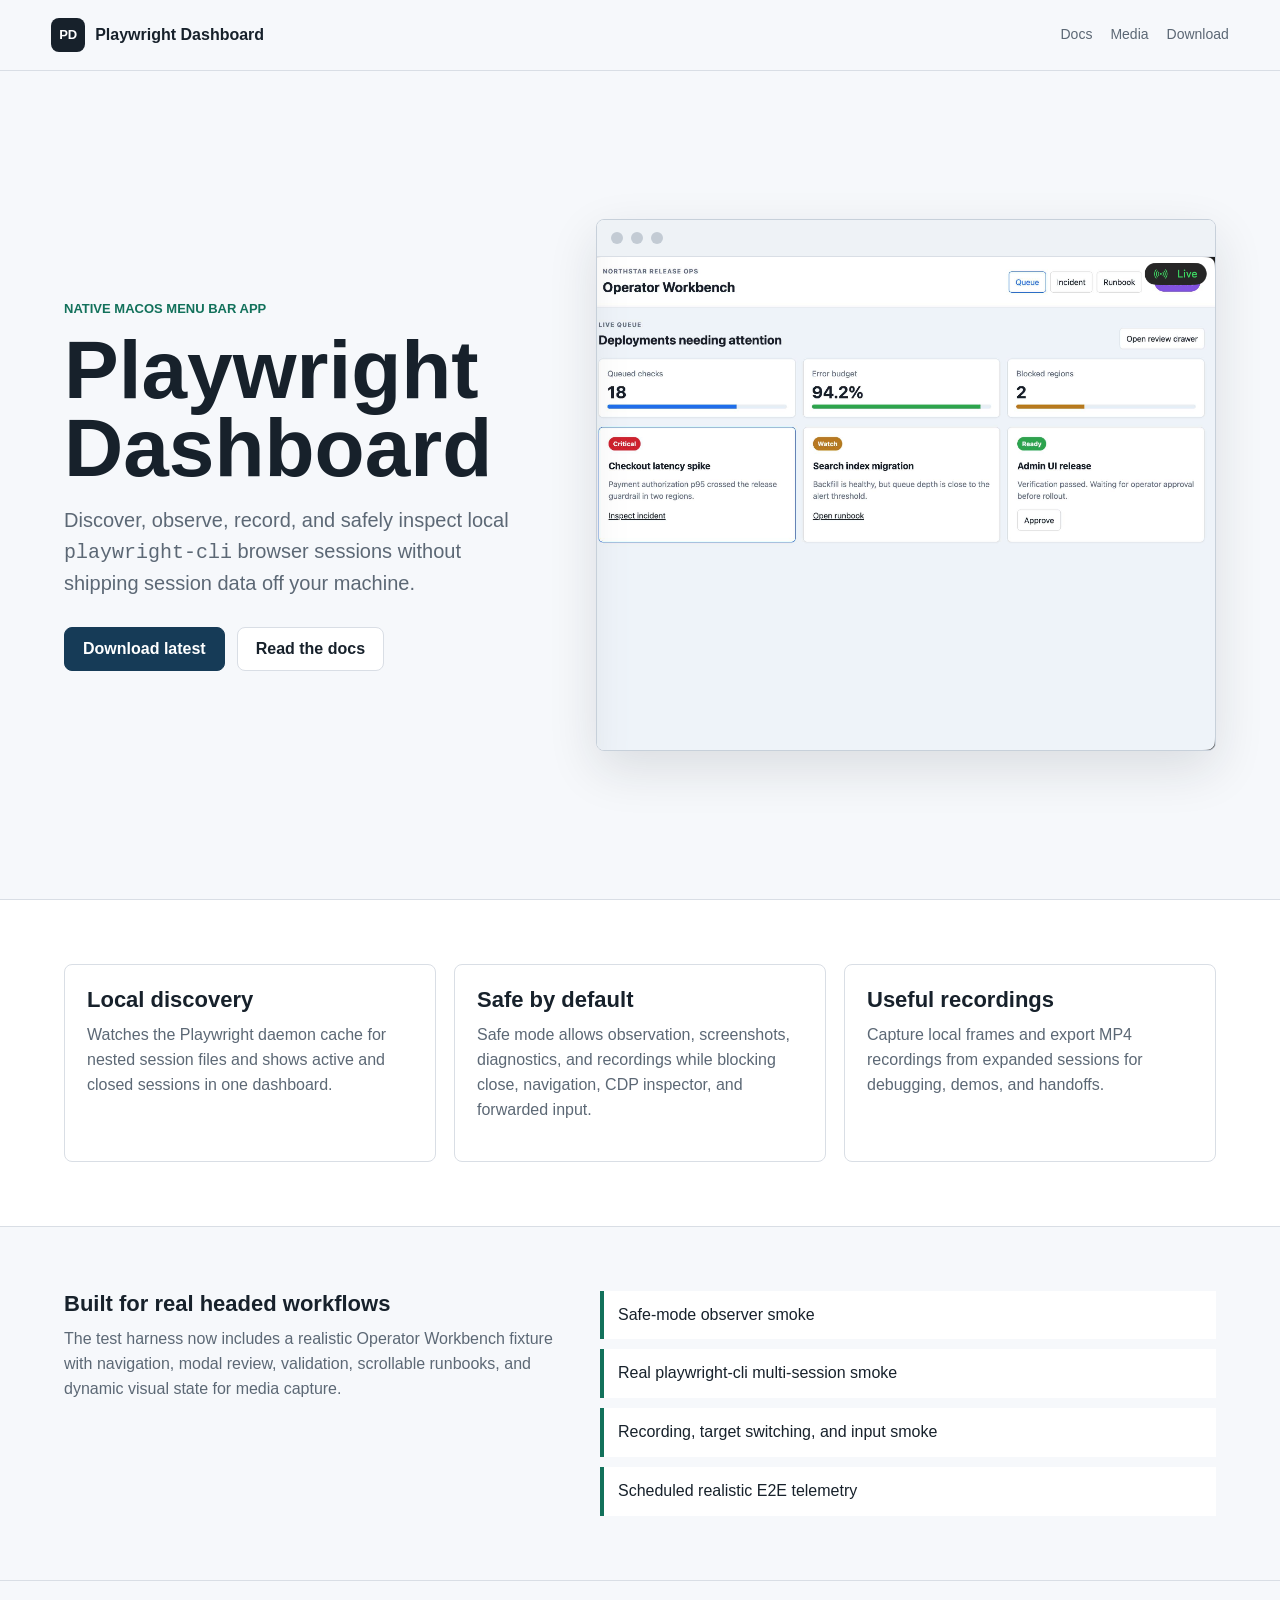
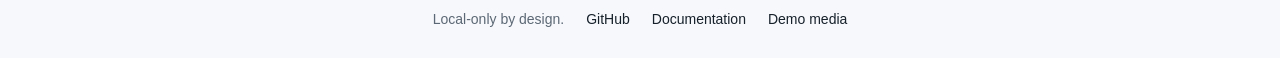
<file: site/index.html>
<!doctype html>
<html lang="en">
  <head>
    <meta charset="utf-8">
    <meta name="viewport" content="width=device-width, initial-scale=1">
    <title>Playwright Dashboard</title>
    <meta
      name="description"
      content="A native macOS menu bar dashboard for observing local playwright-cli browser sessions."
    >
    <link rel="stylesheet" href="styles.css">
  </head>
  <body>
    <header class="topbar">
      <a class="brand" href="index.html" aria-label="Playwright Dashboard home">
        <span class="brand-mark">PD</span>
        <span>Playwright Dashboard</span>
      </a>
      <nav aria-label="Primary">
        <a href="docs.html">Docs</a>
        <a href="media.html">Media</a>
        <a href="https://github.com/mean-weasel/playwright-dashboard/releases/latest">Download</a>
      </nav>
    </header>

    <main>
      <section class="hero">
        <div class="hero-copy">
          <p class="eyebrow">Native macOS menu bar app</p>
          <h1>Playwright Dashboard</h1>
          <p class="lede">
            Discover, observe, record, and safely inspect local
            <code>playwright-cli</code> browser sessions without shipping session data
            off your machine.
          </p>
          <div class="actions">
            <a class="button primary" href="https://github.com/mean-weasel/playwright-dashboard/releases/latest">
              Download latest
            </a>
            <a class="button secondary" href="docs.html">Read the docs</a>
          </div>
        </div>
        <div class="product-frame" aria-label="Dashboard preview">
          <div class="window-bar">
            <span></span>
            <span></span>
            <span></span>
          </div>
          <img
            class="dashboard-screenshot"
            src="assets/operator-workbench-dashboard.png"
            alt="Playwright Dashboard observing the Operator Workbench fixture in Safe mode"
          >
        </div>
      </section>

      <section class="feature-band" aria-label="Core features">
        <article>
          <h2>Local discovery</h2>
          <p>
            Watches the Playwright daemon cache for nested session files and
            shows active and closed sessions in one dashboard.
          </p>
        </article>
        <article>
          <h2>Safe by default</h2>
          <p>
            Safe mode allows observation, screenshots, diagnostics, and
            recordings while blocking close, navigation, CDP inspector, and
            forwarded input.
          </p>
        </article>
        <article>
          <h2>Useful recordings</h2>
          <p>
            Capture local frames and export MP4 recordings from expanded
            sessions for debugging, demos, and handoffs.
          </p>
        </article>
      </section>

      <section class="split-section">
        <div>
          <h2>Built for real headed workflows</h2>
          <p>
            The test harness now includes a realistic Operator Workbench fixture
            with navigation, modal review, validation, scrollable runbooks, and
            dynamic visual state for media capture.
          </p>
        </div>
        <div class="checklist">
          <span>Safe-mode observer smoke</span>
          <span>Real playwright-cli multi-session smoke</span>
          <span>Recording, target switching, and input smoke</span>
          <span>Scheduled realistic E2E telemetry</span>
        </div>
      </section>
    </main>

    <footer>
      <span>Local-only by design.</span>
      <a href="https://github.com/mean-weasel/playwright-dashboard">GitHub</a>
      <a href="docs.html">Documentation</a>
      <a href="media.html">Demo media</a>
    </footer>
  </body>
</html>
</file>
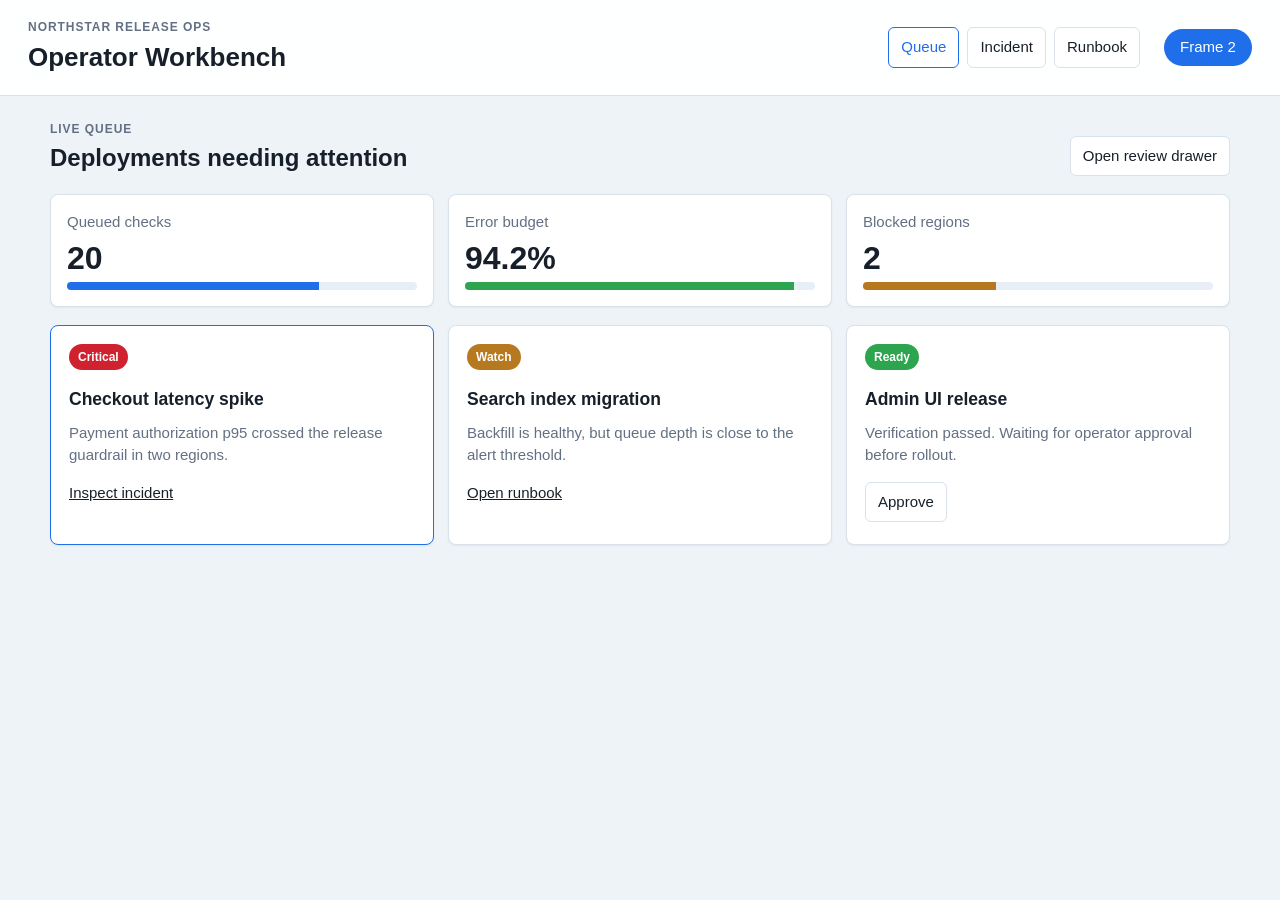
<file: fixtures/e2e-apps/operator-workbench/index.html>
<!doctype html>
<html lang="en">
  <head>
    <meta charset="utf-8">
    <meta name="viewport" content="width=device-width, initial-scale=1">
    <title>Operator Workbench</title>
    <link rel="stylesheet" href="styles.css">
  </head>
  <body>
    <header class="topbar">
      <div>
        <p class="eyebrow">Northstar Release Ops</p>
        <h1>Operator Workbench</h1>
      </div>
      <nav aria-label="Primary">
        <a href="#queue" data-route-link="queue">Queue</a>
        <a href="#incident-alpha" data-route-link="incident-alpha">Incident</a>
        <a href="#runbook" data-route-link="runbook">Runbook</a>
      </nav>
      <output id="pulse-output" class="pulse-output" aria-live="polite">Frame 0</output>
    </header>

    <main>
      <section id="queue" class="route is-active" data-route="queue">
        <div class="section-heading">
          <div>
            <p class="eyebrow">Live queue</p>
            <h2>Deployments needing attention</h2>
          </div>
          <button id="open-review" type="button">Open review drawer</button>
        </div>

        <section class="metrics" aria-label="Operational metrics">
          <article class="metric-card">
            <span>Queued checks</span>
            <strong id="queued-count">18</strong>
            <div class="meter"><span style="width: 72%"></span></div>
          </article>
          <article class="metric-card">
            <span>Error budget</span>
            <strong>94.2%</strong>
            <div class="meter is-good"><span style="width: 94%"></span></div>
          </article>
          <article class="metric-card">
            <span>Blocked regions</span>
            <strong>2</strong>
            <div class="meter is-alert"><span style="width: 38%"></span></div>
          </article>
        </section>

        <section class="work-grid" aria-label="Work items">
          <article class="work-card is-selected" tabindex="0">
            <span class="status is-critical">Critical</span>
            <h3>Checkout latency spike</h3>
            <p>Payment authorization p95 crossed the release guardrail in two regions.</p>
            <a href="#incident-alpha">Inspect incident</a>
          </article>
          <article class="work-card" tabindex="0">
            <span class="status is-watch">Watch</span>
            <h3>Search index migration</h3>
            <p>Backfill is healthy, but queue depth is close to the alert threshold.</p>
            <a href="#runbook">Open runbook</a>
          </article>
          <article class="work-card" tabindex="0">
            <span class="status is-ok">Ready</span>
            <h3>Admin UI release</h3>
            <p>Verification passed. Waiting for operator approval before rollout.</p>
            <button type="button" class="secondary-action" data-approve>Approve</button>
          </article>
        </section>
      </section>

      <section id="incident-alpha" class="route" data-route="incident-alpha">
        <div class="section-heading">
          <div>
            <p class="eyebrow">Incident detail</p>
            <h2>Checkout latency spike</h2>
          </div>
          <a class="button-link" href="#queue">Back to queue</a>
        </div>

        <div class="detail-layout">
          <section class="panel">
            <h3>Timeline</h3>
            <ol class="timeline" id="timeline">
              <li><time>09:12</time><span>Release candidate entered 25% canary.</span></li>
              <li><time>09:17</time><span>Checkout p95 crossed 800 ms in us-west.</span></li>
              <li><time>09:22</time><span>Fraud service retries increased by 19%.</span></li>
              <li><time>09:30</time><span>Rollback recommendation generated.</span></li>
              <li><time>09:36</time><span>Operator review requested for checkout team.</span></li>
              <li><time>09:43</time><span>Synthetic probes remain green in eu-central.</span></li>
              <li><time>09:51</time><span>Support volume is elevated but stable.</span></li>
            </ol>
          </section>

          <aside class="panel">
            <h3>Escalate</h3>
            <form id="escalation-form" novalidate>
              <label>
                Owner
                <input id="owner" name="owner" autocomplete="off" placeholder="release captain">
              </label>
              <label>
                Reason
                <textarea id="reason" name="reason" rows="4" placeholder="Describe the blocker"></textarea>
              </label>
              <button type="submit">Send escalation</button>
              <p id="form-message" class="form-message" role="status"></p>
            </form>
          </aside>
        </div>
      </section>

      <section id="runbook" class="route" data-route="runbook">
        <div class="section-heading">
          <div>
            <p class="eyebrow">Runbook</p>
            <h2>Canary release recovery</h2>
          </div>
          <a class="button-link" href="#queue">Back to queue</a>
        </div>

        <article class="runbook panel">
          <h3>Decision checklist</h3>
          <p>Use this runbook when a canary reports degraded latency but the error rate is still within the release budget.</p>
          <ul>
            <li>Confirm the canary cohort and affected regions.</li>
            <li>Compare live service metrics with synthetic probes.</li>
            <li>Check recent dependency changes and feature flags.</li>
            <li>Hold the rollout before increasing traffic.</li>
            <li>Escalate if p95 remains above guardrail for two windows.</li>
          </ul>
          <div class="scroll-lab" tabindex="0">
            <p>Scrollable audit feed</p>
            <p>09:14 cache warmup complete</p>
            <p>09:16 checkout retry policy updated</p>
            <p>09:19 fraud dependency alert acknowledged</p>
            <p>09:24 canary cohort held at 25%</p>
            <p>09:29 rollback plan staged</p>
            <p>09:35 operator review requested</p>
            <p>09:42 customer impact estimate refreshed</p>
            <p>09:47 release captain notified</p>
          </div>
        </article>
      </section>
    </main>

    <dialog id="review-dialog" aria-labelledby="review-title">
      <form method="dialog">
        <h2 id="review-title">Release review drawer</h2>
        <p>Three work items need attention before the next rollout window.</p>
        <div class="review-list">
          <label><input type="checkbox" checked> Checkout incident assigned</label>
          <label><input type="checkbox"> Search migration reviewed</label>
          <label><input type="checkbox"> Admin release approved</label>
        </div>
        <menu>
          <button value="cancel">Close</button>
          <button id="confirm-review" value="default">Mark reviewed</button>
        </menu>
      </form>
    </dialog>

    <script src="app.js"></script>
  </body>
</html>
</file>
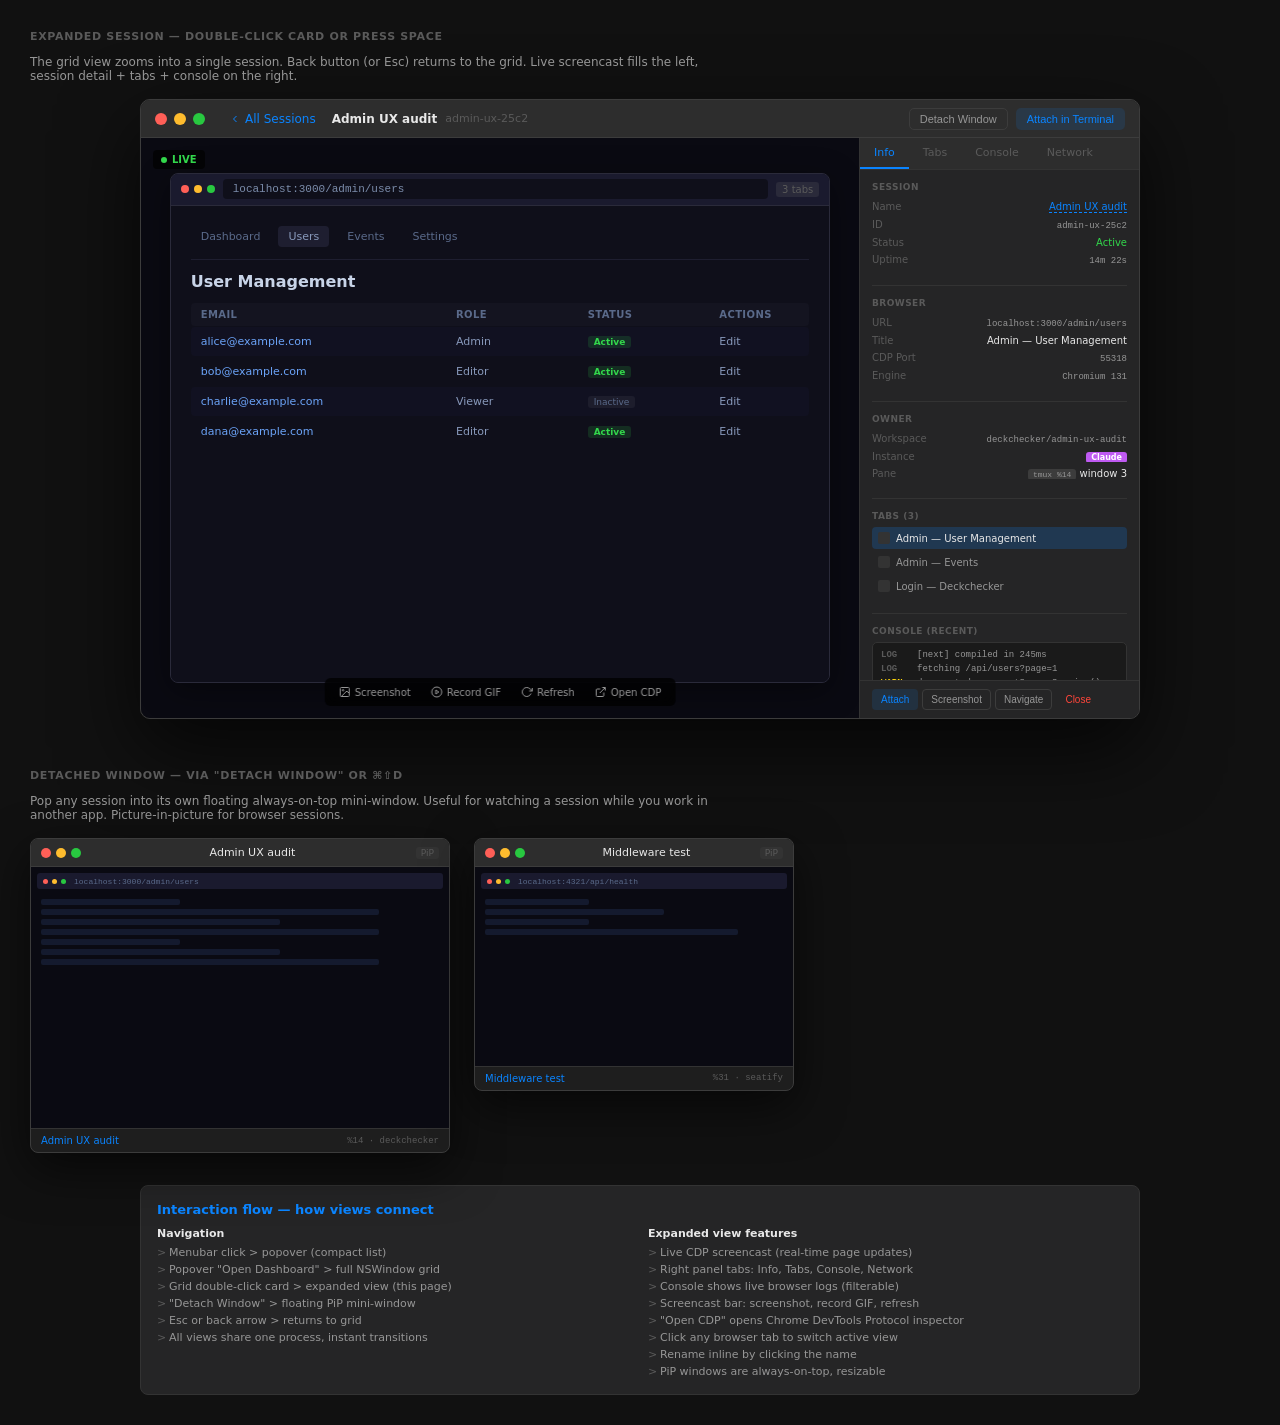
<file: expanded-session.html>
<!DOCTYPE html>
<html lang="en">
<head>
  <meta charset="UTF-8">
  <meta name="viewport" content="width=device-width, initial-scale=1.0">
  <title>Expanded Session View — Native macOS App Mockup</title>
  <style>
    * { margin: 0; padding: 0; box-sizing: border-box; }

    :root {
      --window-bg: #1e1e1e;
      --sidebar-bg: #252526;
      --titlebar-bg: #2d2d2d;
      --border: #3c3c3c;
      --border-subtle: #333333;
      --text: #cccccc;
      --text-bright: #e8e8e8;
      --text-secondary: #969696;
      --text-muted: #5a5a5a;
      --accent: #0a84ff;
      --accent-subtle: rgba(10,132,255,0.12);
      --green: #32d74b;
      --green-subtle: rgba(50,215,75,0.12);
      --yellow: #ffd60a;
      --yellow-subtle: rgba(255,214,10,0.1);
      --red: #ff453a;
      --red-subtle: rgba(255,69,58,0.1);
      --purple: #bf5af2;
      --purple-subtle: rgba(191,90,242,0.12);
      --selection: rgba(10,132,255,0.2);
    }

    body {
      font-family: -apple-system, BlinkMacSystemFont, 'SF Pro Text', system-ui, sans-serif;
      background: #111111;
      min-height: 100vh;
      padding: 30px;
      color: var(--text);
      -webkit-font-smoothing: antialiased;
    }

    .section-label {
      font-size: 11px;
      font-weight: 600;
      text-transform: uppercase;
      letter-spacing: 0.06em;
      color: var(--text-muted);
      margin-bottom: 12px;
      margin-top: 40px;
    }

    .section-label:first-of-type {
      margin-top: 0;
    }

    .section-desc {
      font-size: 12px;
      color: var(--text-secondary);
      margin-bottom: 16px;
      max-width: 700px;
    }

    /* ============================================================
       NSWindow chrome
       ============================================================ */
    .nswindow {
      width: 100%;
      max-width: 1000px;
      margin: 0 auto;
      background: var(--window-bg);
      border: 1px solid var(--border);
      border-radius: 10px;
      box-shadow: 0 30px 80px rgba(0,0,0,0.7), 0 0 1px rgba(255,255,255,0.08);
      overflow: hidden;
    }

    .titlebar {
      height: 38px;
      background: var(--titlebar-bg);
      border-bottom: 1px solid var(--border);
      display: flex;
      align-items: center;
      padding: 0 14px;
      gap: 8px;
    }

    .traffic-lights {
      display: flex;
      gap: 7px;
      margin-right: 8px;
    }

    .tl { width: 12px; height: 12px; border-radius: 50%; }
    .tl.close { background: #ff5f57; }
    .tl.minimize { background: #febc2e; }
    .tl.maximize { background: #28c840; }

    .tb-back {
      display: flex;
      align-items: center;
      gap: 4px;
      font-size: 12px;
      color: var(--accent);
      cursor: pointer;
      padding: 3px 8px;
      border-radius: 4px;
    }

    .tb-back:hover { background: var(--accent-subtle); }
    .tb-back svg { width: 12px; height: 12px; }

    .tb-title {
      font-size: 12px;
      font-weight: 600;
      color: var(--text-bright);
    }

    .tb-subtitle {
      font-size: 11px;
      color: var(--text-muted);
    }

    .tb-spacer { flex: 1; }

    .tb-btn {
      font-size: 11px;
      padding: 4px 10px;
      border-radius: 5px;
      border: 1px solid var(--border);
      background: transparent;
      color: var(--text-secondary);
      cursor: pointer;
    }

    .tb-btn:hover { background: var(--border-subtle); color: var(--text-bright); }
    .tb-btn.primary { background: var(--accent-subtle); border-color: transparent; color: var(--accent); }
    .tb-btn.primary:hover { background: rgba(10,132,255,0.2); }

    /* ============================================================
       EXPANDED VIEW 1: Full session with live screencast
       ============================================================ */
    .expanded-body {
      display: grid;
      grid-template-columns: 1fr 280px;
      height: 580px;
    }

    .expanded-main {
      display: flex;
      flex-direction: column;
      overflow: hidden;
    }

    .screencast-full {
      flex: 1;
      background: #0a0a12;
      position: relative;
      display: flex;
      align-items: center;
      justify-content: center;
    }

    .screencast-full .sf-browser {
      width: 92%;
      height: 88%;
      background: #12121e;
      border-radius: 8px;
      border: 1px solid #2a2a3a;
      overflow: hidden;
      box-shadow: 0 8px 32px rgba(0,0,0,0.4);
      display: flex;
      flex-direction: column;
    }

    .sf-browser .sf-toolbar {
      height: 32px;
      background: #1a1a2e;
      border-bottom: 1px solid #2a2a3a;
      display: flex;
      align-items: center;
      padding: 0 10px;
      gap: 8px;
    }

    .sf-toolbar .sf-dots {
      display: flex;
      gap: 5px;
    }

    .sf-toolbar .sf-dot {
      width: 8px;
      height: 8px;
      border-radius: 50%;
    }

    .sf-toolbar .sf-dot.r { background: #ff5f57; }
    .sf-toolbar .sf-dot.y { background: #febc2e; }
    .sf-toolbar .sf-dot.g { background: #28c840; }

    .sf-toolbar .sf-urlbar {
      flex: 1;
      background: #0f0f1a;
      border-radius: 4px;
      padding: 4px 10px;
      font-size: 11px;
      color: #7b8caa;
      font-family: 'SF Mono', monospace;
    }

    .sf-toolbar .sf-tab-count {
      font-size: 10px;
      color: var(--text-muted);
      background: #2a2a3a;
      padding: 2px 6px;
      border-radius: 3px;
    }

    .sf-browser .sf-content {
      flex: 1;
      background: #0f0f1a;
      padding: 20px;
      display: flex;
      flex-direction: column;
      gap: 12px;
    }

    .sf-content .sf-nav {
      display: flex;
      gap: 8px;
      padding-bottom: 12px;
      border-bottom: 1px solid #1e1e30;
    }

    .sf-content .sf-nav-item {
      font-size: 11px;
      color: #5a6a8a;
      padding: 4px 10px;
      border-radius: 4px;
    }

    .sf-content .sf-nav-item.active {
      background: #1e1e30;
      color: #8899bb;
    }

    .sf-content .sf-heading {
      font-size: 16px;
      font-weight: 600;
      color: #c8d4e8;
    }

    .sf-content .sf-table {
      flex: 1;
      display: flex;
      flex-direction: column;
      gap: 1px;
    }

    .sf-content .sf-table-header {
      display: grid;
      grid-template-columns: 2fr 1fr 1fr 80px;
      gap: 8px;
      padding: 6px 10px;
      background: #141420;
      border-radius: 4px;
      font-size: 10px;
      color: #5a6a8a;
      font-weight: 600;
      text-transform: uppercase;
      letter-spacing: 0.04em;
    }

    .sf-content .sf-table-row {
      display: grid;
      grid-template-columns: 2fr 1fr 1fr 80px;
      gap: 8px;
      padding: 8px 10px;
      font-size: 11px;
      color: #8899bb;
      border-radius: 4px;
    }

    .sf-content .sf-table-row:nth-child(even) {
      background: rgba(20,20,40,0.5);
    }

    .sf-content .sf-table-row .email { color: #6ba3f7; }
    .sf-content .sf-table-row .badge-active {
      background: rgba(50,215,75,0.15);
      color: var(--green);
      padding: 1px 6px;
      border-radius: 3px;
      font-size: 9px;
      font-weight: 600;
      width: fit-content;
    }
    .sf-content .sf-table-row .badge-inactive {
      background: rgba(255,255,255,0.05);
      color: #5a6a8a;
      padding: 1px 6px;
      border-radius: 3px;
      font-size: 9px;
      width: fit-content;
    }

    /* Live indicator */
    .live-indicator {
      position: absolute;
      top: 12px;
      left: 12px;
      display: flex;
      align-items: center;
      gap: 5px;
      background: rgba(0,0,0,0.7);
      padding: 4px 8px;
      border-radius: 4px;
      font-size: 10px;
      color: var(--green);
      font-weight: 600;
    }

    .live-indicator .pulse {
      width: 6px;
      height: 6px;
      border-radius: 50%;
      background: var(--green);
      animation: pulse 2s infinite;
    }

    @keyframes pulse {
      0%, 100% { opacity: 1; }
      50% { opacity: 0.4; }
    }

    /* Screenshot overlay controls */
    .screencast-controls {
      position: absolute;
      bottom: 12px;
      left: 50%;
      transform: translateX(-50%);
      display: flex;
      gap: 4px;
      background: rgba(0,0,0,0.75);
      padding: 4px 6px;
      border-radius: 6px;
      backdrop-filter: blur(8px);
    }

    .sc-btn {
      padding: 4px 8px;
      border-radius: 4px;
      font-size: 10px;
      color: var(--text-secondary);
      cursor: pointer;
      display: flex;
      align-items: center;
      gap: 4px;
    }

    .sc-btn:hover { background: rgba(255,255,255,0.1); color: var(--text-bright); }
    .sc-btn svg { width: 12px; height: 12px; }

    /* Right panel: session detail + tabs + console */
    .expanded-panel {
      border-left: 1px solid var(--border-subtle);
      background: var(--sidebar-bg);
      display: flex;
      flex-direction: column;
      overflow: hidden;
    }

    .ep-tabs {
      display: flex;
      border-bottom: 1px solid var(--border-subtle);
      background: var(--titlebar-bg);
    }

    .ep-tab {
      padding: 8px 14px;
      font-size: 11px;
      color: var(--text-muted);
      cursor: pointer;
      border-bottom: 2px solid transparent;
    }

    .ep-tab:hover { color: var(--text-secondary); }
    .ep-tab.active { color: var(--accent); border-bottom-color: var(--accent); }

    .ep-content {
      flex: 1;
      overflow-y: auto;
      padding: 12px;
    }

    .ep-section {
      margin-bottom: 16px;
    }

    .ep-section-title {
      font-size: 9px;
      font-weight: 700;
      text-transform: uppercase;
      letter-spacing: 0.05em;
      color: var(--text-muted);
      margin-bottom: 6px;
    }

    .ep-field {
      display: flex;
      justify-content: space-between;
      align-items: baseline;
      padding: 3px 0;
      gap: 8px;
    }

    .ep-field-label {
      font-size: 10px;
      color: var(--text-muted);
      flex-shrink: 0;
    }

    .ep-field-value {
      font-size: 10px;
      color: var(--text-bright);
      text-align: right;
      white-space: nowrap;
      overflow: hidden;
      text-overflow: ellipsis;
    }

    .ep-field-value.mono {
      font-family: 'SF Mono', monospace;
      font-size: 9px;
      color: var(--text-secondary);
    }

    .ep-field-value.editable {
      color: var(--accent);
      cursor: pointer;
      border-bottom: 1px dashed var(--accent);
    }

    .ep-field-value .inline-badge {
      font-size: 8px;
      padding: 1px 5px;
      border-radius: 3px;
      font-weight: 600;
    }

    .ep-field-value .inline-badge.purple { background: var(--purple); color: #fff; }
    .ep-field-value .inline-badge.gray { background: var(--border); color: var(--text-secondary); font-family: 'SF Mono', monospace; font-weight: 400; }

    .ep-divider {
      height: 1px;
      background: var(--border-subtle);
      margin: 12px 0;
    }

    /* Tab list in panel */
    .ep-tab-list {
      display: flex;
      flex-direction: column;
      gap: 2px;
    }

    .ep-tab-row {
      display: flex;
      align-items: center;
      gap: 6px;
      padding: 5px 6px;
      border-radius: 4px;
      font-size: 10px;
      color: var(--text-secondary);
      cursor: default;
    }

    .ep-tab-row:hover { background: rgba(255,255,255,0.04); }
    .ep-tab-row.active-tab { background: var(--selection); color: var(--text-bright); }

    .ep-tab-row .tab-favicon {
      width: 12px;
      height: 12px;
      border-radius: 2px;
      background: var(--border-subtle);
      flex-shrink: 0;
    }

    .ep-tab-row .tab-title {
      flex: 1;
      white-space: nowrap;
      overflow: hidden;
      text-overflow: ellipsis;
    }

    .ep-tab-row .tab-url {
      font-size: 9px;
      color: var(--text-muted);
      font-family: 'SF Mono', monospace;
    }

    /* Console section */
    .ep-console {
      background: #1a1a1a;
      border: 1px solid var(--border-subtle);
      border-radius: 5px;
      padding: 6px 8px;
      font-family: 'SF Mono', monospace;
      font-size: 9px;
      max-height: 120px;
      overflow-y: auto;
      display: flex;
      flex-direction: column;
      gap: 2px;
    }

    .console-line {
      display: flex;
      gap: 6px;
      padding: 1px 0;
    }

    .console-line .cl-level {
      flex-shrink: 0;
      width: 30px;
      font-weight: 600;
    }

    .console-line .cl-level.log { color: var(--text-muted); }
    .console-line .cl-level.warn { color: var(--yellow); }
    .console-line .cl-level.error { color: var(--red); }

    .console-line .cl-msg {
      color: var(--text-secondary);
      white-space: nowrap;
      overflow: hidden;
      text-overflow: ellipsis;
    }

    /* Bottom actions bar */
    .ep-actions {
      padding: 8px 12px;
      border-top: 1px solid var(--border-subtle);
      display: flex;
      gap: 4px;
      flex-wrap: wrap;
    }

    .ep-action-btn {
      padding: 4px 8px;
      border-radius: 4px;
      border: 1px solid var(--border);
      background: transparent;
      color: var(--text-secondary);
      font-size: 10px;
      cursor: pointer;
    }

    .ep-action-btn:hover { background: var(--border-subtle); color: var(--text-bright); }
    .ep-action-btn.primary { background: var(--accent-subtle); border-color: transparent; color: var(--accent); }
    .ep-action-btn.danger { border-color: transparent; color: var(--red); }
    .ep-action-btn.danger:hover { background: var(--red-subtle); }

    /* ============================================================
       DETACHED MINI-WINDOW (floating session)
       ============================================================ */
    .mini-window-scene {
      display: flex;
      gap: 24px;
      flex-wrap: wrap;
      align-items: flex-start;
    }

    .mini-window {
      width: 420px;
      background: var(--window-bg);
      border: 1px solid var(--border);
      border-radius: 8px;
      box-shadow: 0 16px 48px rgba(0,0,0,0.6);
      overflow: hidden;
    }

    .mini-titlebar {
      height: 28px;
      background: var(--titlebar-bg);
      border-bottom: 1px solid var(--border);
      display: flex;
      align-items: center;
      padding: 0 10px;
      gap: 6px;
    }

    .mini-titlebar .traffic-lights { gap: 5px; }
    .mini-titlebar .tl { width: 10px; height: 10px; }

    .mini-titlebar .mt-title {
      font-size: 11px;
      color: var(--text-bright);
      font-weight: 500;
      flex: 1;
      text-align: center;
    }

    .mini-titlebar .mt-pip {
      font-size: 9px;
      color: var(--text-muted);
      background: var(--border-subtle);
      padding: 1px 5px;
      border-radius: 3px;
    }

    .mini-screen {
      aspect-ratio: 16/10;
      background: #0a0a12;
      position: relative;
    }

    .mini-screen .ms-page {
      position: absolute;
      inset: 0;
      padding: 6px;
    }

    .mini-screen .ms-bar {
      height: 16px;
      background: #1a1a2e;
      border-radius: 3px;
      margin-bottom: 6px;
      display: flex;
      align-items: center;
      padding: 0 6px;
      gap: 4px;
    }

    .mini-screen .ms-bar .ms-dot {
      width: 5px;
      height: 5px;
      border-radius: 50%;
    }

    .mini-screen .ms-bar .ms-dot.r { background: #ff5f57; }
    .mini-screen .ms-bar .ms-dot.y { background: #febc2e; }
    .mini-screen .ms-bar .ms-dot.g { background: #28c840; }

    .mini-screen .ms-bar .ms-url {
      font-size: 8px;
      color: #5a6a8a;
      margin-left: 4px;
      font-family: 'SF Mono', monospace;
    }

    .mini-screen .ms-lines {
      display: flex;
      flex-direction: column;
      gap: 4px;
      padding: 4px;
    }

    .mini-screen .ms-line {
      height: 6px;
      background: #141a2e;
      border-radius: 2px;
    }

    .mini-screen .ms-line.s { width: 35%; }
    .mini-screen .ms-line.m { width: 60%; }
    .mini-screen .ms-line.l { width: 85%; }

    .mini-screen .ms-live {
      position: absolute;
      top: 6px;
      left: 6px;
      background: rgba(0,0,0,0.7);
      padding: 2px 6px;
      border-radius: 3px;
      font-size: 9px;
      color: var(--green);
      display: flex;
      align-items: center;
      gap: 4px;
    }

    .mini-screen .ms-live .pulse {
      width: 5px;
      height: 5px;
      border-radius: 50%;
      background: var(--green);
      animation: pulse 2s infinite;
    }

    .mini-footer {
      padding: 6px 10px;
      display: flex;
      align-items: center;
      justify-content: space-between;
      border-top: 1px solid var(--border-subtle);
      font-size: 10px;
    }

    .mini-footer .mf-name {
      color: var(--accent);
      font-weight: 500;
    }

    .mini-footer .mf-meta {
      color: var(--text-muted);
      font-family: 'SF Mono', monospace;
      font-size: 9px;
    }

    /* Annotation */
    .annotation {
      margin-top: 32px;
      max-width: 1000px;
      margin-left: auto;
      margin-right: auto;
      padding: 16px;
      background: var(--sidebar-bg);
      border: 1px solid var(--border-subtle);
      border-radius: 8px;
    }

    .annotation h3 {
      font-size: 13px;
      margin-bottom: 10px;
      color: var(--accent);
    }

    .annotation-grid {
      display: grid;
      grid-template-columns: 1fr 1fr;
      gap: 16px;
    }

    .annotation-col h4 {
      font-size: 11px;
      color: var(--text-bright);
      margin-bottom: 6px;
    }

    .annotation-col ul {
      list-style: none;
      display: flex;
      flex-direction: column;
      gap: 4px;
    }

    .annotation-col li {
      font-size: 11px;
      color: var(--text-secondary);
      padding-left: 12px;
      position: relative;
    }

    .annotation-col li::before {
      content: '>';
      position: absolute;
      left: 0;
      color: var(--text-muted);
    }
  </style>
</head>
<body>

  <!-- EXPANDED SESSION: Full view when you double-click a card -->
  <div class="section-label">Expanded Session — double-click card or press Space</div>
  <div class="section-desc">The grid view zooms into a single session. Back button (or Esc) returns to the grid. Live screencast fills the left, session detail + tabs + console on the right.</div>

  <div class="nswindow">
    <div class="titlebar">
      <div class="traffic-lights">
        <div class="tl close"></div>
        <div class="tl minimize"></div>
        <div class="tl maximize"></div>
      </div>
      <div class="tb-back">
        <svg viewBox="0 0 24 24" fill="none" stroke="currentColor" stroke-width="2"><polyline points="15 18 9 12 15 6"/></svg>
        All Sessions
      </div>
      <span class="tb-title">Admin UX audit</span>
      <span class="tb-subtitle">admin-ux-25c2</span>
      <div class="tb-spacer"></div>
      <button class="tb-btn">Detach Window</button>
      <button class="tb-btn primary">Attach in Terminal</button>
    </div>

    <div class="expanded-body">
      <!-- Live screencast -->
      <div class="expanded-main">
        <div class="screencast-full">
          <div class="live-indicator">
            <span class="pulse"></span>
            LIVE
          </div>

          <div class="sf-browser">
            <div class="sf-toolbar">
              <div class="sf-dots">
                <span class="sf-dot r"></span>
                <span class="sf-dot y"></span>
                <span class="sf-dot g"></span>
              </div>
              <div class="sf-urlbar">localhost:3000/admin/users</div>
              <span class="sf-tab-count">3 tabs</span>
            </div>
            <div class="sf-content">
              <div class="sf-nav">
                <span class="sf-nav-item">Dashboard</span>
                <span class="sf-nav-item active">Users</span>
                <span class="sf-nav-item">Events</span>
                <span class="sf-nav-item">Settings</span>
              </div>
              <div class="sf-heading">User Management</div>
              <div class="sf-table">
                <div class="sf-table-header">
                  <span>Email</span>
                  <span>Role</span>
                  <span>Status</span>
                  <span>Actions</span>
                </div>
                <div class="sf-table-row">
                  <span class="email">alice@example.com</span>
                  <span>Admin</span>
                  <span><span class="badge-active">Active</span></span>
                  <span>Edit</span>
                </div>
                <div class="sf-table-row">
                  <span class="email">bob@example.com</span>
                  <span>Editor</span>
                  <span><span class="badge-active">Active</span></span>
                  <span>Edit</span>
                </div>
                <div class="sf-table-row">
                  <span class="email">charlie@example.com</span>
                  <span>Viewer</span>
                  <span><span class="badge-inactive">Inactive</span></span>
                  <span>Edit</span>
                </div>
                <div class="sf-table-row">
                  <span class="email">dana@example.com</span>
                  <span>Editor</span>
                  <span><span class="badge-active">Active</span></span>
                  <span>Edit</span>
                </div>
              </div>
            </div>
          </div>

          <div class="screencast-controls">
            <div class="sc-btn">
              <svg viewBox="0 0 24 24" fill="none" stroke="currentColor" stroke-width="2"><rect x="3" y="3" width="18" height="18" rx="2"/><circle cx="8.5" cy="8.5" r="1.5"/><path d="m21 15-5-5L5 21"/></svg>
              Screenshot
            </div>
            <div class="sc-btn">
              <svg viewBox="0 0 24 24" fill="none" stroke="currentColor" stroke-width="2"><circle cx="12" cy="12" r="10"/><polygon points="10 8 16 12 10 16 10 8"/></svg>
              Record GIF
            </div>
            <div class="sc-btn">
              <svg viewBox="0 0 24 24" fill="none" stroke="currentColor" stroke-width="2"><polyline points="23 4 23 10 17 10"/><path d="M20.49 15a9 9 0 1 1-2.12-9.36L23 10"/></svg>
              Refresh
            </div>
            <div class="sc-btn">
              <svg viewBox="0 0 24 24" fill="none" stroke="currentColor" stroke-width="2"><path d="M15 3h6v6"/><path d="M10 14L21 3"/><path d="M18 13v6a2 2 0 0 1-2 2H5a2 2 0 0 1-2-2V8a2 2 0 0 1 2-2h6"/></svg>
              Open CDP
            </div>
          </div>
        </div>
      </div>

      <!-- Right panel with tabs -->
      <div class="expanded-panel">
        <div class="ep-tabs">
          <div class="ep-tab active">Info</div>
          <div class="ep-tab">Tabs</div>
          <div class="ep-tab">Console</div>
          <div class="ep-tab">Network</div>
        </div>

        <div class="ep-content">
          <!-- Info tab content -->
          <div class="ep-section">
            <div class="ep-section-title">Session</div>
            <div class="ep-field">
              <span class="ep-field-label">Name</span>
              <span class="ep-field-value editable">Admin UX audit</span>
            </div>
            <div class="ep-field">
              <span class="ep-field-label">ID</span>
              <span class="ep-field-value mono">admin-ux-25c2</span>
            </div>
            <div class="ep-field">
              <span class="ep-field-label">Status</span>
              <span class="ep-field-value" style="color:var(--green)">Active</span>
            </div>
            <div class="ep-field">
              <span class="ep-field-label">Uptime</span>
              <span class="ep-field-value mono">14m 22s</span>
            </div>
          </div>

          <div class="ep-divider"></div>

          <div class="ep-section">
            <div class="ep-section-title">Browser</div>
            <div class="ep-field">
              <span class="ep-field-label">URL</span>
              <span class="ep-field-value mono">localhost:3000/admin/users</span>
            </div>
            <div class="ep-field">
              <span class="ep-field-label">Title</span>
              <span class="ep-field-value">Admin — User Management</span>
            </div>
            <div class="ep-field">
              <span class="ep-field-label">CDP Port</span>
              <span class="ep-field-value mono">55318</span>
            </div>
            <div class="ep-field">
              <span class="ep-field-label">Engine</span>
              <span class="ep-field-value mono">Chromium 131</span>
            </div>
          </div>

          <div class="ep-divider"></div>

          <div class="ep-section">
            <div class="ep-section-title">Owner</div>
            <div class="ep-field">
              <span class="ep-field-label">Workspace</span>
              <span class="ep-field-value mono">deckchecker/admin-ux-audit</span>
            </div>
            <div class="ep-field">
              <span class="ep-field-label">Instance</span>
              <span class="ep-field-value"><span class="inline-badge purple">Claude</span></span>
            </div>
            <div class="ep-field">
              <span class="ep-field-label">Pane</span>
              <span class="ep-field-value"><span class="inline-badge gray">tmux %14</span> window 3</span>
            </div>
          </div>

          <div class="ep-divider"></div>

          <div class="ep-section">
            <div class="ep-section-title">Tabs (3)</div>
            <div class="ep-tab-list">
              <div class="ep-tab-row active-tab">
                <span class="tab-favicon"></span>
                <span class="tab-title">Admin — User Management</span>
              </div>
              <div class="ep-tab-row">
                <span class="tab-favicon"></span>
                <span class="tab-title">Admin — Events</span>
              </div>
              <div class="ep-tab-row">
                <span class="tab-favicon"></span>
                <span class="tab-title">Login — Deckchecker</span>
              </div>
            </div>
          </div>

          <div class="ep-divider"></div>

          <div class="ep-section">
            <div class="ep-section-title">Console (recent)</div>
            <div class="ep-console">
              <div class="console-line"><span class="cl-level log">LOG</span><span class="cl-msg">[next] compiled in 245ms</span></div>
              <div class="console-line"><span class="cl-level log">LOG</span><span class="cl-msg">fetching /api/users?page=1</span></div>
              <div class="console-line"><span class="cl-level warn">WARN</span><span class="cl-msg">deprecated: use getServerSession()</span></div>
              <div class="console-line"><span class="cl-level log">LOG</span><span class="cl-msg">render: UserTable (14 rows)</span></div>
              <div class="console-line"><span class="cl-level error">ERR</span><span class="cl-msg">Failed to load avatar for user_38a</span></div>
            </div>
          </div>
        </div>

        <div class="ep-actions">
          <button class="ep-action-btn primary">Attach</button>
          <button class="ep-action-btn">Screenshot</button>
          <button class="ep-action-btn">Navigate</button>
          <button class="ep-action-btn danger">Close</button>
        </div>
      </div>
    </div>
  </div>

  <!-- DETACHED MINI-WINDOW -->
  <div class="section-label" style="margin-top:50px;">Detached Window — via "Detach Window" or &#x2318;&#x21E7;D</div>
  <div class="section-desc">Pop any session into its own floating always-on-top mini-window. Useful for watching a session while you work in another app. Picture-in-picture for browser sessions.</div>

  <div class="mini-window-scene">
    <div class="mini-window">
      <div class="mini-titlebar">
        <div class="traffic-lights">
          <div class="tl close"></div>
          <div class="tl minimize"></div>
          <div class="tl maximize"></div>
        </div>
        <span class="mt-title">Admin UX audit</span>
        <span class="mt-pip">PiP</span>
      </div>
      <div class="mini-screen">
        <div class="ms-live"><span class="pulse"></span> LIVE</div>
        <div class="ms-page">
          <div class="ms-bar">
            <span class="ms-dot r"></span><span class="ms-dot y"></span><span class="ms-dot g"></span>
            <span class="ms-url">localhost:3000/admin/users</span>
          </div>
          <div class="ms-lines">
            <div class="ms-line s"></div>
            <div class="ms-line l"></div>
            <div class="ms-line m"></div>
            <div class="ms-line l"></div>
            <div class="ms-line s"></div>
            <div class="ms-line m"></div>
            <div class="ms-line l"></div>
          </div>
        </div>
      </div>
      <div class="mini-footer">
        <span class="mf-name">Admin UX audit</span>
        <span class="mf-meta">%14 &middot; deckchecker</span>
      </div>
    </div>

    <div class="mini-window" style="width:320px;">
      <div class="mini-titlebar">
        <div class="traffic-lights">
          <div class="tl close"></div>
          <div class="tl minimize"></div>
          <div class="tl maximize"></div>
        </div>
        <span class="mt-title">Middleware test</span>
        <span class="mt-pip">PiP</span>
      </div>
      <div class="mini-screen">
        <div class="ms-live"><span class="pulse"></span> LIVE</div>
        <div class="ms-page">
          <div class="ms-bar">
            <span class="ms-dot r"></span><span class="ms-dot y"></span><span class="ms-dot g"></span>
            <span class="ms-url">localhost:4321/api/health</span>
          </div>
          <div class="ms-lines">
            <div class="ms-line s"></div>
            <div class="ms-line m"></div>
            <div class="ms-line s"></div>
            <div class="ms-line l"></div>
          </div>
        </div>
      </div>
      <div class="mini-footer">
        <span class="mf-name">Middleware test</span>
        <span class="mf-meta">%31 &middot; seatify</span>
      </div>
    </div>
  </div>

  <!-- Notes -->
  <div class="annotation">
    <h3>Interaction flow — how views connect</h3>
    <div class="annotation-grid">
      <div class="annotation-col">
        <h4>Navigation</h4>
        <ul>
          <li>Menubar click > popover (compact list)</li>
          <li>Popover "Open Dashboard" > full NSWindow grid</li>
          <li>Grid double-click card > expanded view (this page)</li>
          <li>"Detach Window" > floating PiP mini-window</li>
          <li>Esc or back arrow > returns to grid</li>
          <li>All views share one process, instant transitions</li>
        </ul>
      </div>
      <div class="annotation-col">
        <h4>Expanded view features</h4>
        <ul>
          <li>Live CDP screencast (real-time page updates)</li>
          <li>Right panel tabs: Info, Tabs, Console, Network</li>
          <li>Console shows live browser logs (filterable)</li>
          <li>Screencast bar: screenshot, record GIF, refresh</li>
          <li>"Open CDP" opens Chrome DevTools Protocol inspector</li>
          <li>Click any browser tab to switch active view</li>
          <li>Rename inline by clicking the name</li>
          <li>PiP windows are always-on-top, resizable</li>
        </ul>
      </div>
    </div>
  </div>

</body>
</html>
</file>
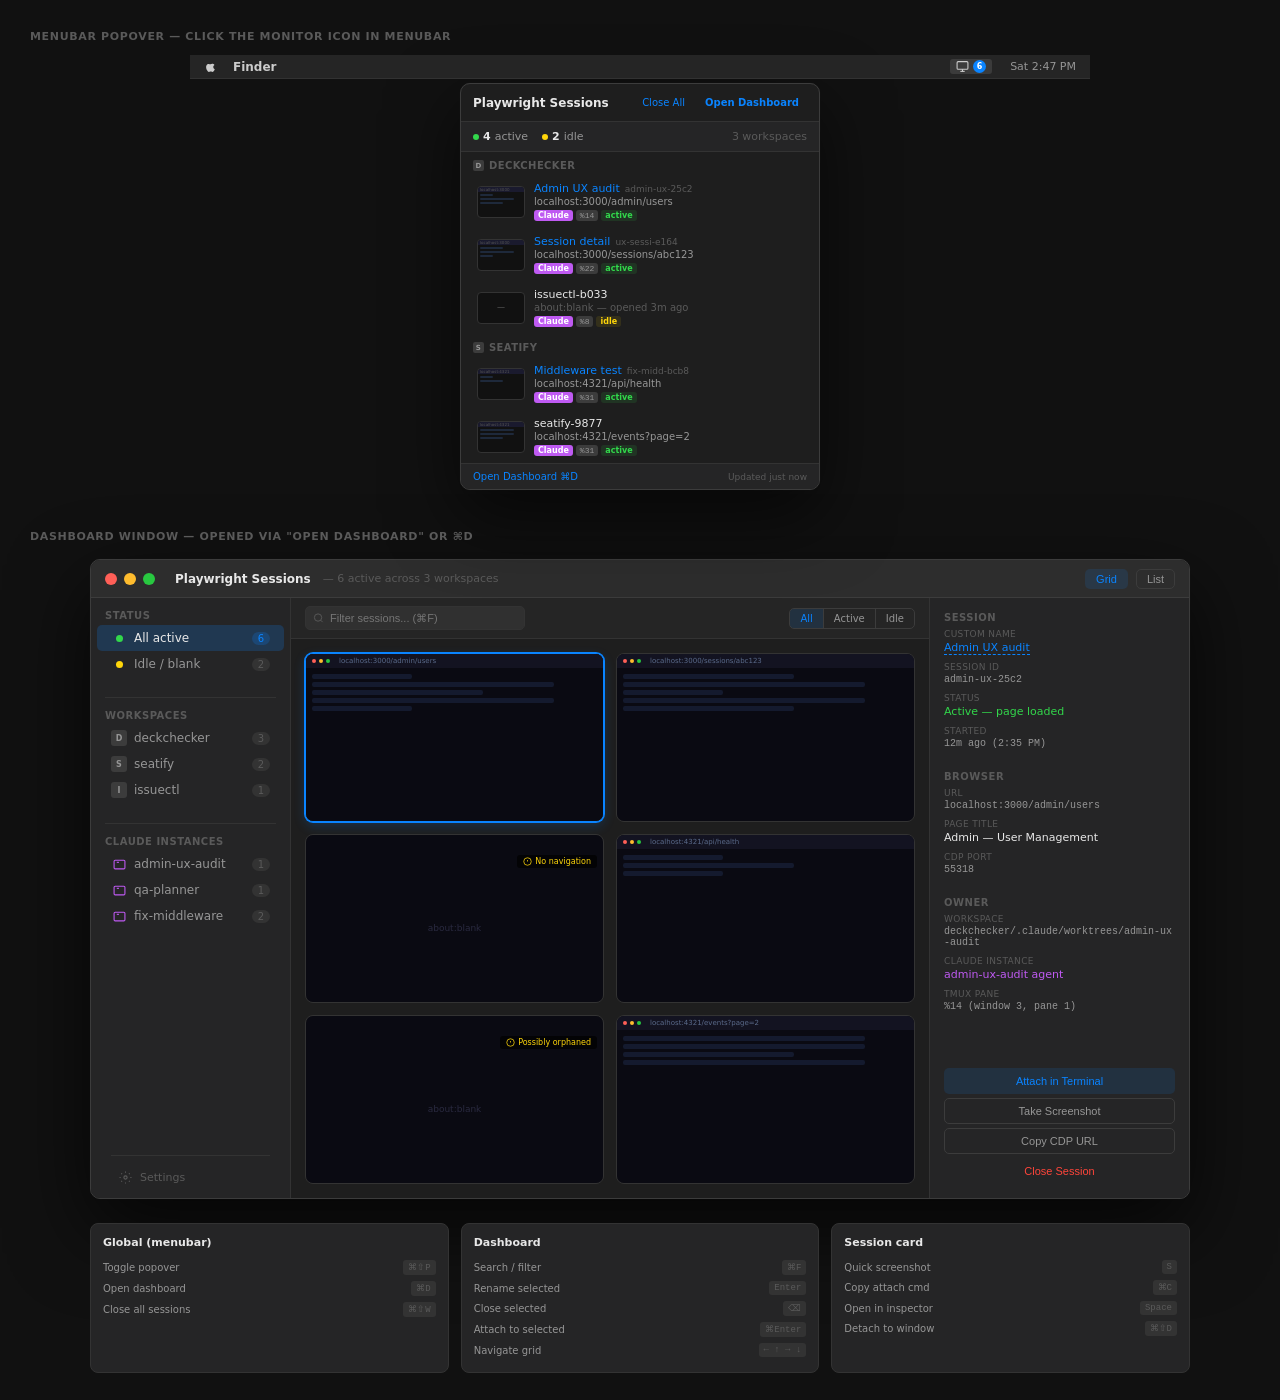
<file: native-app.html>
<!DOCTYPE html>
<html lang="en">
<head>
  <meta charset="UTF-8">
  <meta name="viewport" content="width=device-width, initial-scale=1.0">
  <title>Playwright Sessions — Native macOS App Mockup</title>
  <style>
    * { margin: 0; padding: 0; box-sizing: border-box; }

    :root {
      --window-bg: #1e1e1e;
      --sidebar-bg: #252526;
      --titlebar-bg: #2d2d2d;
      --border: #3c3c3c;
      --border-subtle: #333333;
      --text: #cccccc;
      --text-bright: #e8e8e8;
      --text-secondary: #969696;
      --text-muted: #5a5a5a;
      --accent: #0a84ff;
      --accent-subtle: rgba(10,132,255,0.12);
      --green: #32d74b;
      --green-subtle: rgba(50,215,75,0.12);
      --yellow: #ffd60a;
      --yellow-subtle: rgba(255,214,10,0.1);
      --red: #ff453a;
      --red-subtle: rgba(255,69,58,0.1);
      --purple: #bf5af2;
      --purple-subtle: rgba(191,90,242,0.12);
      --selection: rgba(10,132,255,0.2);
    }

    body {
      font-family: -apple-system, BlinkMacSystemFont, 'SF Pro Text', system-ui, sans-serif;
      background: #111111;
      min-height: 100vh;
      padding: 30px;
      color: var(--text);
      -webkit-font-smoothing: antialiased;
    }

    .page-title {
      text-align: center;
      font-size: 14px;
      color: var(--text-secondary);
      margin-bottom: 24px;
      font-weight: 500;
    }

    .page-title span {
      color: var(--accent);
      font-weight: 600;
    }

    /* ============================================================
       SECTION 1: Menubar + Popover
       ============================================================ */
    .section-label {
      font-size: 11px;
      font-weight: 600;
      text-transform: uppercase;
      letter-spacing: 0.06em;
      color: var(--text-muted);
      margin-bottom: 12px;
      margin-top: 40px;
    }

    .section-label:first-of-type {
      margin-top: 0;
    }

    .menubar-scene {
      display: flex;
      flex-direction: column;
      align-items: center;
    }

    .macos-menubar {
      width: 100%;
      max-width: 900px;
      height: 24px;
      background: rgba(40,40,40,0.92);
      backdrop-filter: blur(20px);
      border-radius: 0;
      display: flex;
      align-items: center;
      justify-content: flex-end;
      padding: 0 14px;
      gap: 18px;
      font-size: 12px;
      font-weight: 450;
      border-bottom: 1px solid rgba(255,255,255,0.06);
    }

    .mb-left {
      margin-right: auto;
      display: flex;
      align-items: center;
      gap: 16px;
      font-weight: 600;
    }

    .mb-icon {
      width: 13px;
      height: 13px;
    }

    .mb-app-icon {
      display: flex;
      align-items: center;
      gap: 4px;
      padding: 1px 6px;
      border-radius: 3px;
      background: rgba(255,255,255,0.1);
    }

    .mb-badge {
      background: var(--accent);
      color: #fff;
      font-size: 8px;
      font-weight: 700;
      width: 13px;
      height: 13px;
      border-radius: 7px;
      display: flex;
      align-items: center;
      justify-content: center;
    }

    /* Popover */
    .popover-scene {
      display: flex;
      justify-content: center;
      margin-top: 4px;
    }

    .popover {
      width: 360px;
      background: var(--window-bg);
      border: 1px solid var(--border);
      border-radius: 10px;
      box-shadow: 0 25px 70px rgba(0,0,0,0.6), 0 0 1px rgba(255,255,255,0.1);
      overflow: hidden;
    }

    .popover-header {
      display: flex;
      align-items: center;
      padding: 10px 12px;
      border-bottom: 1px solid var(--border-subtle);
      gap: 8px;
    }

    .popover-header-title {
      font-size: 12px;
      font-weight: 600;
      color: var(--text-bright);
    }

    .popover-header-actions {
      margin-left: auto;
      display: flex;
      gap: 4px;
    }

    .ph-btn {
      font-size: 10px;
      color: var(--accent);
      padding: 3px 8px;
      border-radius: 4px;
      cursor: pointer;
      font-weight: 500;
    }

    .ph-btn:hover {
      background: var(--accent-subtle);
    }

    .popover-summary {
      display: flex;
      gap: 14px;
      padding: 8px 12px;
      background: var(--sidebar-bg);
      border-bottom: 1px solid var(--border-subtle);
      font-size: 11px;
      color: var(--text-secondary);
    }

    .ps-stat {
      display: flex;
      align-items: center;
      gap: 4px;
    }

    .ps-dot {
      width: 6px;
      height: 6px;
      border-radius: 50%;
    }

    .ps-dot.g { background: var(--green); }
    .ps-dot.y { background: var(--yellow); }

    .ps-num { font-weight: 600; color: var(--text-bright); }

    .popover-list {
      max-height: 350px;
      overflow-y: auto;
    }

    .pl-group-header {
      font-size: 10px;
      font-weight: 600;
      text-transform: uppercase;
      letter-spacing: 0.04em;
      color: var(--text-muted);
      padding: 8px 12px 4px;
      display: flex;
      align-items: center;
      gap: 5px;
    }

    .pl-group-header .gi {
      width: 11px;
      height: 11px;
      border-radius: 2px;
      background: var(--border);
      display: flex;
      align-items: center;
      justify-content: center;
      font-size: 7px;
      font-weight: 800;
      color: var(--text-secondary);
    }

    .pl-row {
      display: flex;
      align-items: center;
      gap: 9px;
      padding: 7px 12px;
      cursor: default;
      border-radius: 5px;
      margin: 0 4px;
    }

    .pl-row:hover {
      background: var(--selection);
    }

    .pl-thumb {
      width: 48px;
      height: 32px;
      border-radius: 4px;
      background: #111;
      border: 1px solid var(--border-subtle);
      overflow: hidden;
      flex-shrink: 0;
      position: relative;
    }

    .pl-thumb .t-bar {
      height: 5px;
      background: #1a1a2e;
      font-size: 4px;
      padding: 0 2px;
      color: #555;
      display: flex;
      align-items: center;
    }

    .pl-thumb .t-lines {
      padding: 2px;
      display: flex;
      flex-direction: column;
      gap: 2px;
    }

    .pl-thumb .t-line {
      height: 2px;
      background: #1e293b;
      border-radius: 1px;
    }

    .pl-thumb .t-line.s { width: 30%; }
    .pl-thumb .t-line.m { width: 55%; }
    .pl-thumb .t-line.l { width: 80%; }

    .pl-thumb.blank {
      display: flex;
      align-items: center;
      justify-content: center;
      color: var(--text-muted);
      font-size: 8px;
    }

    .pl-info {
      flex: 1;
      min-width: 0;
    }

    .pl-name {
      font-size: 11px;
      font-weight: 500;
      color: var(--text-bright);
      display: flex;
      align-items: center;
      gap: 5px;
      white-space: nowrap;
      overflow: hidden;
      text-overflow: ellipsis;
    }

    .pl-name .custom { color: var(--accent); }
    .pl-name .autoid { color: var(--text-muted); font-size: 9px; font-weight: 400; }

    .pl-url {
      font-size: 10px;
      color: var(--text-secondary);
      margin-top: 1px;
      white-space: nowrap;
      overflow: hidden;
      text-overflow: ellipsis;
    }

    .pl-badges {
      display: flex;
      gap: 3px;
      margin-top: 3px;
    }

    .pb {
      font-size: 8px;
      padding: 1px 4px;
      border-radius: 3px;
      font-weight: 600;
    }

    .pb.claude { background: var(--purple); color: #fff; }
    .pb.pane { background: var(--border); color: var(--text-secondary); font-family: 'SF Mono', monospace; font-weight: 400; font-size: 8px; }
    .pb.active { background: var(--green-subtle); color: var(--green); }
    .pb.idle { background: var(--yellow-subtle); color: var(--yellow); }

    .pl-actions {
      display: flex;
      gap: 2px;
      opacity: 0;
    }

    .pl-row:hover .pl-actions {
      opacity: 1;
    }

    .pl-act {
      width: 18px;
      height: 18px;
      border-radius: 3px;
      display: flex;
      align-items: center;
      justify-content: center;
      color: var(--text-muted);
      cursor: pointer;
    }

    .pl-act:hover { background: var(--border); color: var(--text-bright); }
    .pl-act.danger:hover { background: var(--red-subtle); color: var(--red); }
    .pl-act svg { width: 10px; height: 10px; }

    .popover-footer {
      display: flex;
      align-items: center;
      justify-content: space-between;
      padding: 7px 12px;
      border-top: 1px solid var(--border-subtle);
      background: var(--sidebar-bg);
    }

    .pf-link {
      font-size: 10px;
      color: var(--accent);
      cursor: pointer;
      font-weight: 500;
    }

    .pf-text {
      font-size: 9px;
      color: var(--text-muted);
    }

    /* ============================================================
       SECTION 2: Dashboard Window (NSWindow)
       ============================================================ */
    .window-scene {
      margin-top: 16px;
    }

    .nswindow {
      width: 100%;
      max-width: 1100px;
      margin: 0 auto;
      background: var(--window-bg);
      border: 1px solid var(--border);
      border-radius: 10px;
      box-shadow: 0 30px 80px rgba(0,0,0,0.7), 0 0 1px rgba(255,255,255,0.08);
      overflow: hidden;
    }

    /* Titlebar */
    .titlebar {
      height: 38px;
      background: var(--titlebar-bg);
      border-bottom: 1px solid var(--border);
      display: flex;
      align-items: center;
      padding: 0 14px;
      gap: 8px;
      -webkit-app-region: drag;
    }

    .traffic-lights {
      display: flex;
      gap: 7px;
      margin-right: 8px;
    }

    .tl {
      width: 12px;
      height: 12px;
      border-radius: 50%;
    }

    .tl.close { background: #ff5f57; }
    .tl.minimize { background: #febc2e; }
    .tl.maximize { background: #28c840; }

    .titlebar-title {
      font-size: 12px;
      font-weight: 600;
      color: var(--text-bright);
      margin-left: 4px;
    }

    .titlebar-subtitle {
      font-size: 11px;
      color: var(--text-muted);
      margin-left: 4px;
    }

    .titlebar-spacer { flex: 1; }

    .titlebar-btn {
      font-size: 11px;
      padding: 3px 10px;
      border-radius: 5px;
      color: var(--text-secondary);
      cursor: pointer;
      border: 1px solid var(--border);
      background: transparent;
    }

    .titlebar-btn:hover {
      background: var(--border);
      color: var(--text-bright);
    }

    .titlebar-btn.active {
      background: var(--accent-subtle);
      color: var(--accent);
      border-color: transparent;
    }

    /* Window body */
    .window-body {
      display: grid;
      grid-template-columns: 200px 1fr;
      height: 600px;
    }

    /* Sidebar (source list style) */
    .source-list {
      background: var(--sidebar-bg);
      border-right: 1px solid var(--border-subtle);
      padding: 8px 0;
      overflow-y: auto;
      display: flex;
      flex-direction: column;
    }

    .sl-section {
      margin-bottom: 12px;
    }

    .sl-header {
      font-size: 10px;
      font-weight: 700;
      text-transform: uppercase;
      letter-spacing: 0.05em;
      color: var(--text-muted);
      padding: 4px 14px;
    }

    .sl-item {
      display: flex;
      align-items: center;
      gap: 7px;
      padding: 5px 14px;
      font-size: 12px;
      color: var(--text-secondary);
      cursor: default;
      border-radius: 5px;
      margin: 0 6px;
    }

    .sl-item:hover {
      background: rgba(255,255,255,0.04);
    }

    .sl-item.selected {
      background: var(--selection);
      color: var(--text-bright);
    }

    .sl-item .sl-icon {
      width: 16px;
      height: 16px;
      display: flex;
      align-items: center;
      justify-content: center;
    }

    .sl-item .sl-icon svg {
      width: 13px;
      height: 13px;
    }

    .sl-item .sl-dot {
      width: 7px;
      height: 7px;
      border-radius: 50%;
    }

    .sl-item .sl-count {
      margin-left: auto;
      font-size: 10px;
      color: var(--text-muted);
      background: var(--border-subtle);
      padding: 1px 5px;
      border-radius: 8px;
      min-width: 18px;
      text-align: center;
    }

    .sl-item.selected .sl-count {
      background: rgba(10,132,255,0.2);
      color: var(--accent);
    }

    .sl-workspace-icon {
      width: 16px;
      height: 16px;
      border-radius: 3px;
      background: var(--border);
      display: flex;
      align-items: center;
      justify-content: center;
      font-size: 8px;
      font-weight: 800;
      color: var(--text-secondary);
    }

    .sl-divider {
      height: 1px;
      background: var(--border-subtle);
      margin: 8px 14px;
    }

    .sl-bottom {
      margin-top: auto;
      padding: 0 6px;
    }

    .sl-bottom .sl-item {
      color: var(--text-muted);
      font-size: 11px;
    }

    /* Main content area */
    .content-area {
      display: flex;
      flex-direction: column;
      overflow: hidden;
    }

    /* Toolbar */
    .toolbar {
      display: flex;
      align-items: center;
      padding: 8px 14px;
      gap: 8px;
      border-bottom: 1px solid var(--border-subtle);
      background: rgba(45,45,45,0.5);
    }

    .toolbar-search {
      flex: 1;
      max-width: 220px;
      background: rgba(255,255,255,0.05);
      border: 1px solid var(--border-subtle);
      border-radius: 5px;
      padding: 5px 8px 5px 26px;
      font-size: 11px;
      color: var(--text);
      outline: none;
      position: relative;
    }

    .toolbar-search-wrap {
      position: relative;
      flex: 1;
      max-width: 220px;
    }

    .toolbar-search-wrap svg {
      position: absolute;
      left: 8px;
      top: 50%;
      transform: translateY(-50%);
      width: 11px;
      height: 11px;
      color: var(--text-muted);
    }

    .toolbar-search-wrap input {
      width: 100%;
      background: rgba(255,255,255,0.05);
      border: 1px solid var(--border-subtle);
      border-radius: 5px;
      padding: 5px 8px 5px 24px;
      font-size: 11px;
      color: var(--text);
      outline: none;
    }

    .toolbar-search-wrap input:focus {
      border-color: var(--accent);
      background: rgba(10,132,255,0.05);
    }

    .toolbar-spacer { flex: 1; }

    .toolbar-seg {
      display: flex;
      border: 1px solid var(--border);
      border-radius: 5px;
      overflow: hidden;
    }

    .toolbar-seg-btn {
      padding: 4px 10px;
      font-size: 10px;
      color: var(--text-secondary);
      cursor: pointer;
      border-right: 1px solid var(--border);
      background: transparent;
    }

    .toolbar-seg-btn:last-child { border-right: none; }

    .toolbar-seg-btn.active {
      background: var(--accent-subtle);
      color: var(--accent);
    }

    .toolbar-seg-btn:hover:not(.active) {
      background: rgba(255,255,255,0.04);
    }

    /* Grid */
    .grid-area {
      flex: 1;
      overflow-y: auto;
      padding: 14px;
      display: grid;
      grid-template-columns: repeat(auto-fill, minmax(280px, 1fr));
      gap: 12px;
      align-content: start;
    }

    .card {
      background: var(--sidebar-bg);
      border: 1px solid var(--border-subtle);
      border-radius: 8px;
      overflow: hidden;
      cursor: default;
      transition: all 0.15s;
      position: relative;
    }

    .card:hover {
      border-color: var(--border);
      box-shadow: 0 4px 12px rgba(0,0,0,0.3);
    }

    .card.selected {
      border-color: var(--accent);
      box-shadow: 0 0 0 1px var(--accent), 0 4px 12px rgba(10,132,255,0.2);
    }

    .card-drag {
      position: absolute;
      top: 6px;
      left: 6px;
      width: 16px;
      height: 16px;
      border-radius: 3px;
      background: rgba(0,0,0,0.6);
      display: flex;
      align-items: center;
      justify-content: center;
      opacity: 0;
      transition: opacity 0.1s;
      cursor: grab;
      z-index: 2;
    }

    .card:hover .card-drag { opacity: 1; }

    .card-drag svg { width: 8px; height: 8px; color: var(--text-muted); }

    .card-screen {
      width: 100%;
      aspect-ratio: 16/10;
      background: #0a0a12;
      position: relative;
    }

    .card-screen .cs-bar {
      position: absolute;
      top: 0;
      left: 0;
      right: 0;
      height: 14px;
      background: rgba(20,20,35,0.9);
      display: flex;
      align-items: center;
      padding: 0 6px;
      gap: 3px;
    }

    .card-screen .cs-dot {
      width: 4px;
      height: 4px;
      border-radius: 50%;
    }

    .card-screen .cs-dot.r { background: #ff5f57; }
    .card-screen .cs-dot.y { background: #febc2e; }
    .card-screen .cs-dot.g { background: #28c840; }

    .card-screen .cs-url {
      font-size: 7px;
      color: #5a6a8a;
      margin-left: 6px;
    }

    .card-screen .cs-content {
      position: absolute;
      top: 14px;
      left: 0;
      right: 0;
      bottom: 0;
      padding: 6px;
      display: flex;
      flex-direction: column;
      gap: 3px;
    }

    .card-screen .cs-line {
      height: 5px;
      background: #141a2e;
      border-radius: 2px;
    }

    .card-screen .cs-line.s { width: 35%; }
    .card-screen .cs-line.m { width: 60%; }
    .card-screen .cs-line.l { width: 85%; }

    .card-screen.blank {
      display: flex;
      align-items: center;
      justify-content: center;
    }

    .card-screen.blank::after {
      content: 'about:blank';
      color: #2a2a40;
      font-size: 9px;
    }

    .card-screen .idle-badge {
      position: absolute;
      top: 20px;
      right: 6px;
      background: rgba(0,0,0,0.75);
      color: var(--yellow);
      font-size: 8px;
      padding: 2px 6px;
      border-radius: 3px;
      display: flex;
      align-items: center;
      gap: 3px;
    }

    .card-screen .idle-badge svg { width: 9px; height: 9px; }

    .card-body {
      padding: 9px 10px;
    }

    .card-name {
      font-size: 11px;
      font-weight: 600;
      color: var(--text-bright);
      display: flex;
      align-items: center;
      gap: 6px;
      margin-bottom: 4px;
    }

    .card-name .cn-label { color: var(--accent); }
    .card-name .cn-id { color: var(--text-muted); font-weight: 400; font-size: 9px; }

    .card-name .cn-status {
      margin-left: auto;
      font-size: 9px;
      padding: 1px 5px;
      border-radius: 3px;
      font-weight: 500;
    }

    .card-name .cn-status.open { background: var(--green-subtle); color: var(--green); }
    .card-name .cn-status.idle { background: var(--yellow-subtle); color: var(--yellow); }

    .card-meta {
      display: flex;
      flex-direction: column;
      gap: 2px;
    }

    .card-meta-row {
      display: flex;
      align-items: center;
      gap: 5px;
      font-size: 10px;
      color: var(--text-secondary);
    }

    .card-meta-row svg {
      width: 10px;
      height: 10px;
      color: var(--text-muted);
      flex-shrink: 0;
    }

    .card-meta-row .cmr-value {
      white-space: nowrap;
      overflow: hidden;
      text-overflow: ellipsis;
    }

    .card-meta-row .cmr-badge {
      font-size: 8px;
      padding: 1px 4px;
      border-radius: 3px;
      font-weight: 600;
    }

    .card-meta-row .cmr-badge.claude { background: var(--purple); color: #fff; }
    .card-meta-row .cmr-badge.pane { background: var(--border); color: var(--text-secondary); font-family: 'SF Mono', monospace; font-weight: 400; }

    .card-actions {
      display: flex;
      gap: 3px;
      padding: 6px 10px;
      border-top: 1px solid var(--border-subtle);
      opacity: 0;
      transition: opacity 0.1s;
    }

    .card:hover .card-actions { opacity: 1; }

    .ca-btn {
      font-size: 9px;
      padding: 3px 7px;
      border-radius: 3px;
      background: var(--border-subtle);
      color: var(--text-secondary);
      cursor: pointer;
      border: none;
    }

    .ca-btn:hover { background: var(--border); color: var(--text-bright); }
    .ca-btn.danger:hover { background: var(--red-subtle); color: var(--red); }

    /* Inspector panel (right side detail) */
    .detail-panel {
      width: 260px;
      border-left: 1px solid var(--border-subtle);
      background: var(--sidebar-bg);
      padding: 14px;
      display: flex;
      flex-direction: column;
      gap: 14px;
      overflow-y: auto;
    }

    .dp-section-title {
      font-size: 10px;
      font-weight: 700;
      text-transform: uppercase;
      letter-spacing: 0.05em;
      color: var(--text-muted);
      margin-bottom: 6px;
    }

    .dp-field {
      display: flex;
      flex-direction: column;
      gap: 2px;
      margin-bottom: 8px;
    }

    .dp-field-label {
      font-size: 9px;
      color: var(--text-muted);
      text-transform: uppercase;
      letter-spacing: 0.04em;
    }

    .dp-field-value {
      font-size: 11px;
      color: var(--text-bright);
      word-break: break-all;
    }

    .dp-field-value.mono {
      font-family: 'SF Mono', monospace;
      font-size: 10px;
      color: var(--text-secondary);
    }

    .dp-field-value .editable {
      color: var(--accent);
      border-bottom: 1px dashed var(--accent);
      cursor: pointer;
    }

    .dp-actions {
      display: flex;
      flex-direction: column;
      gap: 4px;
      margin-top: auto;
    }

    .dp-action-btn {
      width: 100%;
      padding: 6px;
      border-radius: 5px;
      border: 1px solid var(--border);
      background: transparent;
      color: var(--text-secondary);
      font-size: 11px;
      cursor: pointer;
      text-align: center;
    }

    .dp-action-btn:hover {
      background: var(--border-subtle);
      color: var(--text-bright);
    }

    .dp-action-btn.primary {
      background: var(--accent-subtle);
      border-color: transparent;
      color: var(--accent);
    }

    .dp-action-btn.primary:hover {
      background: rgba(10,132,255,0.2);
    }

    .dp-action-btn.danger {
      color: var(--red);
      border-color: transparent;
    }

    .dp-action-btn.danger:hover {
      background: var(--red-subtle);
    }

    /* Responsive layout for window body with detail panel */
    .window-body-with-detail {
      display: grid;
      grid-template-columns: 200px 1fr 260px;
      height: 600px;
    }

    /* Keyboard shortcut hints */
    .shortcut-hints {
      margin-top: 24px;
      max-width: 1100px;
      margin-left: auto;
      margin-right: auto;
      display: grid;
      grid-template-columns: 1fr 1fr 1fr;
      gap: 12px;
    }

    .shortcut-card {
      background: var(--sidebar-bg);
      border: 1px solid var(--border-subtle);
      border-radius: 8px;
      padding: 12px;
    }

    .shortcut-card h4 {
      font-size: 11px;
      font-weight: 600;
      color: var(--text-bright);
      margin-bottom: 8px;
    }

    .shortcut-row {
      display: flex;
      align-items: center;
      justify-content: space-between;
      padding: 3px 0;
      font-size: 10px;
      color: var(--text-secondary);
    }

    .shortcut-key {
      font-family: 'SF Mono', monospace;
      font-size: 9px;
      background: var(--border-subtle);
      padding: 2px 5px;
      border-radius: 3px;
      color: var(--text-muted);
    }
  </style>
</head>
<body>

  <!-- SECTION 1: Menubar Popover -->
  <div class="section-label">Menubar Popover — click the monitor icon in menubar</div>

  <div class="menubar-scene">
    <div class="macos-menubar">
      <div class="mb-left">
        <svg class="mb-icon" viewBox="0 0 24 24" fill="currentColor"><path d="M18.71 19.5C17.88 20.74 17 21.95 15.66 21.97C14.32 21.99 13.89 21.18 12.37 21.18C10.84 21.18 10.37 21.95 9.1 21.99C7.79 22.03 6.8 20.68 5.96 19.47C4.25 16.99 2.97 12.5 4.7 9.56C5.55 8.1 7.06 7.18 8.71 7.16C9.99 7.14 11.2 8.03 11.98 8.03C12.76 8.03 14.23 6.96 15.79 7.12C16.44 7.15 18.18 7.39 19.28 9.01C19.19 9.07 17.07 10.32 17.09 12.88C17.12 15.96 19.79 16.96 19.82 16.97C19.8 17.03 19.39 18.49 18.71 19.5Z"/></svg>
        <span>Finder</span>
      </div>
      <span class="mb-app-icon">
        <svg class="mb-icon" viewBox="0 0 24 24" fill="none" stroke="currentColor" stroke-width="2"><rect x="2" y="3" width="20" height="14" rx="2"/><path d="M8 21h8"/><path d="M12 17v4"/></svg>
        <span class="mb-badge">6</span>
      </span>
      <span style="font-size:11px;color:var(--text-secondary)">Sat 2:47 PM</span>
    </div>

    <div class="popover-scene">
      <div class="popover">
        <div class="popover-header">
          <span class="popover-header-title">Playwright Sessions</span>
          <div class="popover-header-actions">
            <span class="ph-btn">Close All</span>
            <span class="ph-btn" style="font-weight:600;">Open Dashboard</span>
          </div>
        </div>

        <div class="popover-summary">
          <div class="ps-stat"><span class="ps-dot g"></span><span class="ps-num">4</span> active</div>
          <div class="ps-stat"><span class="ps-dot y"></span><span class="ps-num">2</span> idle</div>
          <div class="ps-stat" style="margin-left:auto;color:var(--text-muted)">3 workspaces</div>
        </div>

        <div class="popover-list">
          <div class="pl-group-header"><span class="gi">D</span> deckchecker</div>

          <div class="pl-row">
            <div class="pl-thumb">
              <div class="t-bar">localhost:3000</div>
              <div class="t-lines"><div class="t-line s"></div><div class="t-line l"></div><div class="t-line m"></div></div>
            </div>
            <div class="pl-info">
              <div class="pl-name"><span class="custom">Admin UX audit</span><span class="autoid">admin-ux-25c2</span></div>
              <div class="pl-url">localhost:3000/admin/users</div>
              <div class="pl-badges"><span class="pb claude">Claude</span><span class="pb pane">%14</span><span class="pb active">active</span></div>
            </div>
            <div class="pl-actions">
              <div class="pl-act"><svg viewBox="0 0 24 24" fill="none" stroke="currentColor" stroke-width="2"><path d="M15 3h6v6"/><path d="M10 14L21 3"/><path d="M18 13v6a2 2 0 0 1-2 2H5a2 2 0 0 1-2-2V8a2 2 0 0 1 2-2h6"/></svg></div>
              <div class="pl-act danger"><svg viewBox="0 0 24 24" fill="none" stroke="currentColor" stroke-width="2"><line x1="18" y1="6" x2="6" y2="18"/><line x1="6" y1="6" x2="18" y2="18"/></svg></div>
            </div>
          </div>

          <div class="pl-row">
            <div class="pl-thumb">
              <div class="t-bar">localhost:3000</div>
              <div class="t-lines"><div class="t-line m"></div><div class="t-line l"></div><div class="t-line s"></div></div>
            </div>
            <div class="pl-info">
              <div class="pl-name"><span class="custom">Session detail</span><span class="autoid">ux-sessi-e164</span></div>
              <div class="pl-url">localhost:3000/sessions/abc123</div>
              <div class="pl-badges"><span class="pb claude">Claude</span><span class="pb pane">%22</span><span class="pb active">active</span></div>
            </div>
            <div class="pl-actions">
              <div class="pl-act"><svg viewBox="0 0 24 24" fill="none" stroke="currentColor" stroke-width="2"><path d="M15 3h6v6"/><path d="M10 14L21 3"/><path d="M18 13v6a2 2 0 0 1-2 2H5a2 2 0 0 1-2-2V8a2 2 0 0 1 2-2h6"/></svg></div>
              <div class="pl-act danger"><svg viewBox="0 0 24 24" fill="none" stroke="currentColor" stroke-width="2"><line x1="18" y1="6" x2="6" y2="18"/><line x1="6" y1="6" x2="18" y2="18"/></svg></div>
            </div>
          </div>

          <div class="pl-row">
            <div class="pl-thumb blank">—</div>
            <div class="pl-info">
              <div class="pl-name">issuectl-b033</div>
              <div class="pl-url" style="color:var(--text-muted)">about:blank — opened 3m ago</div>
              <div class="pl-badges"><span class="pb claude">Claude</span><span class="pb pane">%8</span><span class="pb idle">idle</span></div>
            </div>
            <div class="pl-actions">
              <div class="pl-act danger"><svg viewBox="0 0 24 24" fill="none" stroke="currentColor" stroke-width="2"><line x1="18" y1="6" x2="6" y2="18"/><line x1="6" y1="6" x2="18" y2="18"/></svg></div>
            </div>
          </div>

          <div class="pl-group-header"><span class="gi">S</span> seatify</div>

          <div class="pl-row">
            <div class="pl-thumb">
              <div class="t-bar">localhost:4321</div>
              <div class="t-lines"><div class="t-line s"></div><div class="t-line m"></div></div>
            </div>
            <div class="pl-info">
              <div class="pl-name"><span class="custom">Middleware test</span><span class="autoid">fix-midd-bcb8</span></div>
              <div class="pl-url">localhost:4321/api/health</div>
              <div class="pl-badges"><span class="pb claude">Claude</span><span class="pb pane">%31</span><span class="pb active">active</span></div>
            </div>
            <div class="pl-actions">
              <div class="pl-act"><svg viewBox="0 0 24 24" fill="none" stroke="currentColor" stroke-width="2"><path d="M15 3h6v6"/><path d="M10 14L21 3"/><path d="M18 13v6a2 2 0 0 1-2 2H5a2 2 0 0 1-2-2V8a2 2 0 0 1 2-2h6"/></svg></div>
              <div class="pl-act danger"><svg viewBox="0 0 24 24" fill="none" stroke="currentColor" stroke-width="2"><line x1="18" y1="6" x2="6" y2="18"/><line x1="6" y1="6" x2="18" y2="18"/></svg></div>
            </div>
          </div>

          <div class="pl-row">
            <div class="pl-thumb">
              <div class="t-bar">localhost:4321</div>
              <div class="t-lines"><div class="t-line l"></div><div class="t-line l"></div><div class="t-line m"></div></div>
            </div>
            <div class="pl-info">
              <div class="pl-name">seatify-9877</div>
              <div class="pl-url">localhost:4321/events?page=2</div>
              <div class="pl-badges"><span class="pb claude">Claude</span><span class="pb pane">%31</span><span class="pb active">active</span></div>
            </div>
            <div class="pl-actions">
              <div class="pl-act"><svg viewBox="0 0 24 24" fill="none" stroke="currentColor" stroke-width="2"><path d="M15 3h6v6"/><path d="M10 14L21 3"/><path d="M18 13v6a2 2 0 0 1-2 2H5a2 2 0 0 1-2-2V8a2 2 0 0 1 2-2h6"/></svg></div>
              <div class="pl-act danger"><svg viewBox="0 0 24 24" fill="none" stroke="currentColor" stroke-width="2"><line x1="18" y1="6" x2="6" y2="18"/><line x1="6" y1="6" x2="18" y2="18"/></svg></div>
            </div>
          </div>
        </div>

        <div class="popover-footer">
          <span class="pf-link">Open Dashboard &#x2318;D</span>
          <span class="pf-text">Updated just now</span>
        </div>
      </div>
    </div>
  </div>

  <!-- SECTION 2: Full Dashboard Window -->
  <div class="section-label">Dashboard Window — opened via "Open Dashboard" or &#x2318;D</div>

  <div class="window-scene">
    <div class="nswindow">
      <div class="titlebar">
        <div class="traffic-lights">
          <div class="tl close"></div>
          <div class="tl minimize"></div>
          <div class="tl maximize"></div>
        </div>
        <span class="titlebar-title">Playwright Sessions</span>
        <span class="titlebar-subtitle">— 6 active across 3 workspaces</span>
        <div class="titlebar-spacer"></div>
        <button class="titlebar-btn active">Grid</button>
        <button class="titlebar-btn">List</button>
      </div>

      <div class="window-body-with-detail">
        <!-- Source list sidebar -->
        <div class="source-list">
          <div class="sl-section">
            <div class="sl-header">Status</div>
            <div class="sl-item selected">
              <span class="sl-icon"><span class="sl-dot" style="background:var(--green)"></span></span>
              All active
              <span class="sl-count">6</span>
            </div>
            <div class="sl-item">
              <span class="sl-icon"><span class="sl-dot" style="background:var(--yellow)"></span></span>
              Idle / blank
              <span class="sl-count">2</span>
            </div>
          </div>

          <div class="sl-divider"></div>

          <div class="sl-section">
            <div class="sl-header">Workspaces</div>
            <div class="sl-item">
              <span class="sl-workspace-icon">D</span>
              deckchecker
              <span class="sl-count">3</span>
            </div>
            <div class="sl-item">
              <span class="sl-workspace-icon">S</span>
              seatify
              <span class="sl-count">2</span>
            </div>
            <div class="sl-item">
              <span class="sl-workspace-icon">I</span>
              issuectl
              <span class="sl-count">1</span>
            </div>
          </div>

          <div class="sl-divider"></div>

          <div class="sl-section">
            <div class="sl-header">Claude Instances</div>
            <div class="sl-item">
              <span class="sl-icon"><svg viewBox="0 0 24 24" fill="none" stroke="var(--purple)" stroke-width="2"><rect x="2" y="4" width="20" height="16" rx="2"/><path d="M7 8h4"/></svg></span>
              admin-ux-audit
              <span class="sl-count">1</span>
            </div>
            <div class="sl-item">
              <span class="sl-icon"><svg viewBox="0 0 24 24" fill="none" stroke="var(--purple)" stroke-width="2"><rect x="2" y="4" width="20" height="16" rx="2"/><path d="M7 8h4"/></svg></span>
              qa-planner
              <span class="sl-count">1</span>
            </div>
            <div class="sl-item">
              <span class="sl-icon"><svg viewBox="0 0 24 24" fill="none" stroke="var(--purple)" stroke-width="2"><rect x="2" y="4" width="20" height="16" rx="2"/><path d="M7 8h4"/></svg></span>
              fix-middleware
              <span class="sl-count">2</span>
            </div>
          </div>

          <div class="sl-bottom">
            <div class="sl-divider"></div>
            <div class="sl-item">
              <span class="sl-icon"><svg viewBox="0 0 24 24" fill="none" stroke="currentColor" stroke-width="2"><circle cx="12" cy="12" r="3"/><path d="M12 1v2M12 21v2M4.22 4.22l1.42 1.42M18.36 18.36l1.42 1.42M1 12h2M21 12h2M4.22 19.78l1.42-1.42M18.36 5.64l1.42-1.42"/></svg></span>
              Settings
            </div>
          </div>
        </div>

        <!-- Grid content -->
        <div class="content-area">
          <div class="toolbar">
            <div class="toolbar-search-wrap">
              <svg viewBox="0 0 24 24" fill="none" stroke="currentColor" stroke-width="2"><circle cx="11" cy="11" r="8"/><path d="m21 21-4.3-4.3"/></svg>
              <input type="text" placeholder="Filter sessions... (&#x2318;F)">
            </div>
            <div class="toolbar-spacer"></div>
            <div class="toolbar-seg">
              <div class="toolbar-seg-btn active">All</div>
              <div class="toolbar-seg-btn">Active</div>
              <div class="toolbar-seg-btn">Idle</div>
            </div>
          </div>

          <div class="grid-area">
            <!-- Card 1 — selected -->
            <div class="card selected">
              <div class="card-drag"><svg viewBox="0 0 10 10" fill="currentColor"><circle cx="3" cy="2" r="1"/><circle cx="7" cy="2" r="1"/><circle cx="3" cy="5" r="1"/><circle cx="7" cy="5" r="1"/><circle cx="3" cy="8" r="1"/><circle cx="7" cy="8" r="1"/></svg></div>
              <div class="card-screen">
                <div class="cs-bar"><span class="cs-dot r"></span><span class="cs-dot y"></span><span class="cs-dot g"></span><span class="cs-url">localhost:3000/admin/users</span></div>
                <div class="cs-content"><div class="cs-line s"></div><div class="cs-line l"></div><div class="cs-line m"></div><div class="cs-line l"></div><div class="cs-line s"></div></div>
              </div>
              <div class="card-body">
                <div class="card-name">
                  <span class="cn-label">Admin UX audit</span>
                  <span class="cn-id">admin-ux-25c2</span>
                  <span class="cn-status open">active</span>
                </div>
                <div class="card-meta">
                  <div class="card-meta-row">
                    <svg viewBox="0 0 24 24" fill="none" stroke="currentColor" stroke-width="2"><path d="M4 20h16a2 2 0 0 0 2-2V8a2 2 0 0 0-2-2h-7.93a2 2 0 0 1-1.66-.9l-.82-1.2A2 2 0 0 0 7.93 3H4a2 2 0 0 0-2 2v13c0 1.1.9 2 2 2Z"/></svg>
                    <span class="cmr-value">deckchecker / admin-ux-audit</span>
                  </div>
                  <div class="card-meta-row">
                    <svg viewBox="0 0 24 24" fill="none" stroke="currentColor" stroke-width="2"><rect x="2" y="4" width="20" height="16" rx="2"/><path d="M7 8h4"/></svg>
                    <span class="cmr-badge claude">Claude</span>
                    <span class="cmr-badge pane">tmux %14</span>
                  </div>
                </div>
              </div>
              <div class="card-actions">
                <button class="ca-btn">Rename</button>
                <button class="ca-btn">Screenshot</button>
                <button class="ca-btn">Attach</button>
                <button class="ca-btn danger">Close</button>
              </div>
            </div>

            <!-- Card 2 -->
            <div class="card">
              <div class="card-drag"><svg viewBox="0 0 10 10" fill="currentColor"><circle cx="3" cy="2" r="1"/><circle cx="7" cy="2" r="1"/><circle cx="3" cy="5" r="1"/><circle cx="7" cy="5" r="1"/><circle cx="3" cy="8" r="1"/><circle cx="7" cy="8" r="1"/></svg></div>
              <div class="card-screen">
                <div class="cs-bar"><span class="cs-dot r"></span><span class="cs-dot y"></span><span class="cs-dot g"></span><span class="cs-url">localhost:3000/sessions/abc123</span></div>
                <div class="cs-content"><div class="cs-line m"></div><div class="cs-line l"></div><div class="cs-line s"></div><div class="cs-line l"></div><div class="cs-line m"></div></div>
              </div>
              <div class="card-body">
                <div class="card-name">
                  <span class="cn-label">Session detail</span>
                  <span class="cn-id">ux-sessi-e164</span>
                  <span class="cn-status open">active</span>
                </div>
                <div class="card-meta">
                  <div class="card-meta-row">
                    <svg viewBox="0 0 24 24" fill="none" stroke="currentColor" stroke-width="2"><path d="M4 20h16a2 2 0 0 0 2-2V8a2 2 0 0 0-2-2h-7.93a2 2 0 0 1-1.66-.9l-.82-1.2A2 2 0 0 0 7.93 3H4a2 2 0 0 0-2 2v13c0 1.1.9 2 2 2Z"/></svg>
                    <span class="cmr-value">deckchecker / ux-session-detail</span>
                  </div>
                  <div class="card-meta-row">
                    <svg viewBox="0 0 24 24" fill="none" stroke="currentColor" stroke-width="2"><rect x="2" y="4" width="20" height="16" rx="2"/><path d="M7 8h4"/></svg>
                    <span class="cmr-badge claude">Claude</span>
                    <span class="cmr-badge pane">tmux %22</span>
                  </div>
                </div>
              </div>
            </div>

            <!-- Card 3 — idle -->
            <div class="card">
              <div class="card-drag"><svg viewBox="0 0 10 10" fill="currentColor"><circle cx="3" cy="2" r="1"/><circle cx="7" cy="2" r="1"/><circle cx="3" cy="5" r="1"/><circle cx="7" cy="5" r="1"/><circle cx="3" cy="8" r="1"/><circle cx="7" cy="8" r="1"/></svg></div>
              <div class="card-screen blank">
                <div class="idle-badge">
                  <svg viewBox="0 0 24 24" fill="none" stroke="currentColor" stroke-width="2"><circle cx="12" cy="12" r="10"/><path d="M12 8v4"/><path d="M12 16h.01"/></svg>
                  No navigation
                </div>
              </div>
              <div class="card-body">
                <div class="card-name">
                  issuectl-b033
                  <span class="cn-status idle">idle 3m</span>
                </div>
                <div class="card-meta">
                  <div class="card-meta-row">
                    <svg viewBox="0 0 24 24" fill="none" stroke="currentColor" stroke-width="2"><path d="M4 20h16a2 2 0 0 0 2-2V8a2 2 0 0 0-2-2h-7.93a2 2 0 0 1-1.66-.9l-.82-1.2A2 2 0 0 0 7.93 3H4a2 2 0 0 0-2 2v13c0 1.1.9 2 2 2Z"/></svg>
                    <span class="cmr-value">deckchecker / qa-planner</span>
                  </div>
                  <div class="card-meta-row">
                    <svg viewBox="0 0 24 24" fill="none" stroke="currentColor" stroke-width="2"><rect x="2" y="4" width="20" height="16" rx="2"/><path d="M7 8h4"/></svg>
                    <span class="cmr-badge claude">Claude</span>
                    <span class="cmr-badge pane">tmux %8</span>
                  </div>
                </div>
              </div>
            </div>

            <!-- Card 4 -->
            <div class="card">
              <div class="card-drag"><svg viewBox="0 0 10 10" fill="currentColor"><circle cx="3" cy="2" r="1"/><circle cx="7" cy="2" r="1"/><circle cx="3" cy="5" r="1"/><circle cx="7" cy="5" r="1"/><circle cx="3" cy="8" r="1"/><circle cx="7" cy="8" r="1"/></svg></div>
              <div class="card-screen">
                <div class="cs-bar"><span class="cs-dot r"></span><span class="cs-dot y"></span><span class="cs-dot g"></span><span class="cs-url">localhost:4321/api/health</span></div>
                <div class="cs-content"><div class="cs-line s"></div><div class="cs-line m"></div><div class="cs-line s"></div></div>
              </div>
              <div class="card-body">
                <div class="card-name">
                  <span class="cn-label">Middleware test</span>
                  <span class="cn-id">fix-midd-bcb8</span>
                  <span class="cn-status open">active</span>
                </div>
                <div class="card-meta">
                  <div class="card-meta-row">
                    <svg viewBox="0 0 24 24" fill="none" stroke="currentColor" stroke-width="2"><path d="M4 20h16a2 2 0 0 0 2-2V8a2 2 0 0 0-2-2h-7.93a2 2 0 0 1-1.66-.9l-.82-1.2A2 2 0 0 0 7.93 3H4a2 2 0 0 0-2 2v13c0 1.1.9 2 2 2Z"/></svg>
                    <span class="cmr-value">seatify</span>
                  </div>
                  <div class="card-meta-row">
                    <svg viewBox="0 0 24 24" fill="none" stroke="currentColor" stroke-width="2"><rect x="2" y="4" width="20" height="16" rx="2"/><path d="M7 8h4"/></svg>
                    <span class="cmr-badge claude">Claude</span>
                    <span class="cmr-badge pane">tmux %31</span>
                  </div>
                </div>
              </div>
            </div>

            <!-- Card 5 — blank/stale -->
            <div class="card">
              <div class="card-drag"><svg viewBox="0 0 10 10" fill="currentColor"><circle cx="3" cy="2" r="1"/><circle cx="7" cy="2" r="1"/><circle cx="3" cy="5" r="1"/><circle cx="7" cy="5" r="1"/><circle cx="3" cy="8" r="1"/><circle cx="7" cy="8" r="1"/></svg></div>
              <div class="card-screen blank">
                <div class="idle-badge">
                  <svg viewBox="0 0 24 24" fill="none" stroke="currentColor" stroke-width="2"><circle cx="12" cy="12" r="10"/><path d="M12 8v4"/><path d="M12 16h.01"/></svg>
                  Possibly orphaned
                </div>
              </div>
              <div class="card-body">
                <div class="card-name">
                  qa-plann-267d
                  <span class="cn-status idle">blank</span>
                </div>
                <div class="card-meta">
                  <div class="card-meta-row">
                    <svg viewBox="0 0 24 24" fill="none" stroke="currentColor" stroke-width="2"><path d="M4 20h16a2 2 0 0 0 2-2V8a2 2 0 0 0-2-2h-7.93a2 2 0 0 1-1.66-.9l-.82-1.2A2 2 0 0 0 7.93 3H4a2 2 0 0 0-2 2v13c0 1.1.9 2 2 2Z"/></svg>
                    <span class="cmr-value">deckchecker / qa-planner</span>
                  </div>
                  <div class="card-meta-row">
                    <svg viewBox="0 0 24 24" fill="none" stroke="currentColor" stroke-width="2"><rect x="2" y="4" width="20" height="16" rx="2"/><path d="M7 8h4"/></svg>
                    <span class="cmr-badge claude">Claude</span>
                    <span class="cmr-badge pane">tmux %8</span>
                    <span style="color:var(--yellow);font-size:8px;margin-left:2px;">same pane as issuectl</span>
                  </div>
                </div>
              </div>
            </div>

            <!-- Card 6 -->
            <div class="card">
              <div class="card-drag"><svg viewBox="0 0 10 10" fill="currentColor"><circle cx="3" cy="2" r="1"/><circle cx="7" cy="2" r="1"/><circle cx="3" cy="5" r="1"/><circle cx="7" cy="5" r="1"/><circle cx="3" cy="8" r="1"/><circle cx="7" cy="8" r="1"/></svg></div>
              <div class="card-screen">
                <div class="cs-bar"><span class="cs-dot r"></span><span class="cs-dot y"></span><span class="cs-dot g"></span><span class="cs-url">localhost:4321/events?page=2</span></div>
                <div class="cs-content"><div class="cs-line l"></div><div class="cs-line l"></div><div class="cs-line m"></div><div class="cs-line l"></div></div>
              </div>
              <div class="card-body">
                <div class="card-name">
                  seatify-9877
                  <span class="cn-status open">active</span>
                </div>
                <div class="card-meta">
                  <div class="card-meta-row">
                    <svg viewBox="0 0 24 24" fill="none" stroke="currentColor" stroke-width="2"><path d="M4 20h16a2 2 0 0 0 2-2V8a2 2 0 0 0-2-2h-7.93a2 2 0 0 1-1.66-.9l-.82-1.2A2 2 0 0 0 7.93 3H4a2 2 0 0 0-2 2v13c0 1.1.9 2 2 2Z"/></svg>
                    <span class="cmr-value">seatify</span>
                  </div>
                  <div class="card-meta-row">
                    <svg viewBox="0 0 24 24" fill="none" stroke="currentColor" stroke-width="2"><rect x="2" y="4" width="20" height="16" rx="2"/><path d="M7 8h4"/></svg>
                    <span class="cmr-badge claude">Claude</span>
                    <span class="cmr-badge pane">tmux %31</span>
                  </div>
                </div>
              </div>
            </div>
          </div>
        </div>

        <!-- Detail / Inspector panel (shown when a card is selected) -->
        <div class="detail-panel">
          <div>
            <div class="dp-section-title">Session</div>
            <div class="dp-field">
              <span class="dp-field-label">Custom Name</span>
              <span class="dp-field-value"><span class="editable">Admin UX audit</span></span>
            </div>
            <div class="dp-field">
              <span class="dp-field-label">Session ID</span>
              <span class="dp-field-value mono">admin-ux-25c2</span>
            </div>
            <div class="dp-field">
              <span class="dp-field-label">Status</span>
              <span class="dp-field-value" style="color:var(--green)">Active — page loaded</span>
            </div>
            <div class="dp-field">
              <span class="dp-field-label">Started</span>
              <span class="dp-field-value mono">12m ago (2:35 PM)</span>
            </div>
          </div>

          <div>
            <div class="dp-section-title">Browser</div>
            <div class="dp-field">
              <span class="dp-field-label">URL</span>
              <span class="dp-field-value mono">localhost:3000/admin/users</span>
            </div>
            <div class="dp-field">
              <span class="dp-field-label">Page Title</span>
              <span class="dp-field-value">Admin — User Management</span>
            </div>
            <div class="dp-field">
              <span class="dp-field-label">CDP Port</span>
              <span class="dp-field-value mono">55318</span>
            </div>
          </div>

          <div>
            <div class="dp-section-title">Owner</div>
            <div class="dp-field">
              <span class="dp-field-label">Workspace</span>
              <span class="dp-field-value mono">deckchecker/.claude/worktrees/admin-ux-audit</span>
            </div>
            <div class="dp-field">
              <span class="dp-field-label">Claude Instance</span>
              <span class="dp-field-value" style="color:var(--purple)">admin-ux-audit agent</span>
            </div>
            <div class="dp-field">
              <span class="dp-field-label">tmux Pane</span>
              <span class="dp-field-value mono">%14 (window 3, pane 1)</span>
            </div>
          </div>

          <div class="dp-actions">
            <button class="dp-action-btn primary">Attach in Terminal</button>
            <button class="dp-action-btn">Take Screenshot</button>
            <button class="dp-action-btn">Copy CDP URL</button>
            <button class="dp-action-btn danger">Close Session</button>
          </div>
        </div>
      </div>
    </div>
  </div>

  <!-- Keyboard shortcuts reference -->
  <div class="shortcut-hints">
    <div class="shortcut-card">
      <h4>Global (menubar)</h4>
      <div class="shortcut-row"><span>Toggle popover</span><span class="shortcut-key">&#x2318;&#x21E7;P</span></div>
      <div class="shortcut-row"><span>Open dashboard</span><span class="shortcut-key">&#x2318;D</span></div>
      <div class="shortcut-row"><span>Close all sessions</span><span class="shortcut-key">&#x2318;&#x21E7;W</span></div>
    </div>
    <div class="shortcut-card">
      <h4>Dashboard</h4>
      <div class="shortcut-row"><span>Search / filter</span><span class="shortcut-key">&#x2318;F</span></div>
      <div class="shortcut-row"><span>Rename selected</span><span class="shortcut-key">Enter</span></div>
      <div class="shortcut-row"><span>Close selected</span><span class="shortcut-key">&#x232B;</span></div>
      <div class="shortcut-row"><span>Attach to selected</span><span class="shortcut-key">&#x2318;Enter</span></div>
      <div class="shortcut-row"><span>Navigate grid</span><span class="shortcut-key">&#x2190; &#x2191; &#x2192; &#x2193;</span></div>
    </div>
    <div class="shortcut-card">
      <h4>Session card</h4>
      <div class="shortcut-row"><span>Quick screenshot</span><span class="shortcut-key">S</span></div>
      <div class="shortcut-row"><span>Copy attach cmd</span><span class="shortcut-key">&#x2318;C</span></div>
      <div class="shortcut-row"><span>Open in inspector</span><span class="shortcut-key">Space</span></div>
      <div class="shortcut-row"><span>Detach to window</span><span class="shortcut-key">&#x2318;&#x21E7;D</span></div>
    </div>
  </div>

</body>
</html>
</file>
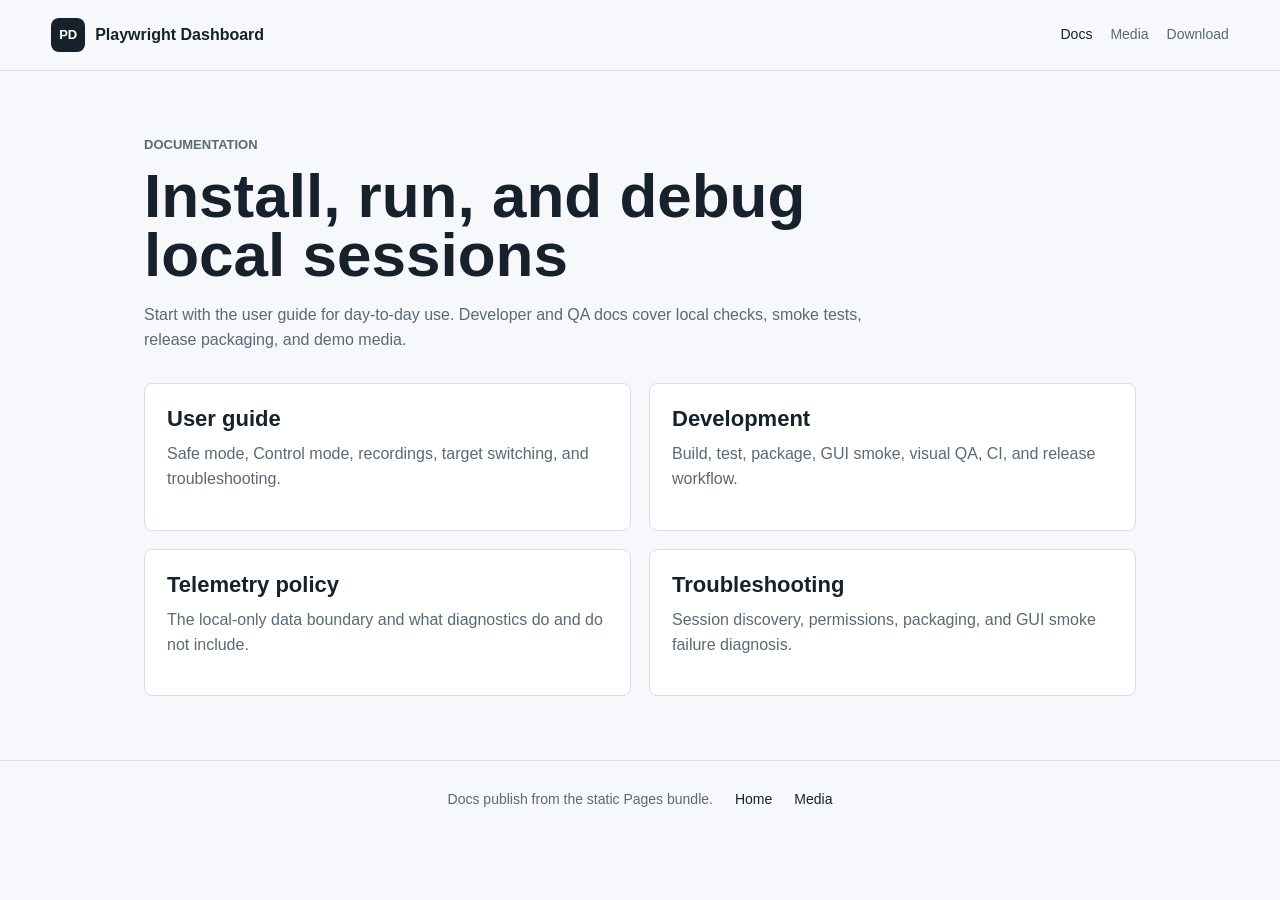
<file: site/docs.html>
<!doctype html>
<html lang="en">
  <head>
    <meta charset="utf-8">
    <meta name="viewport" content="width=device-width, initial-scale=1">
    <title>Docs - Playwright Dashboard</title>
    <meta name="description" content="Documentation entry points for Playwright Dashboard.">
    <link rel="stylesheet" href="styles.css">
  </head>
  <body>
    <header class="topbar">
      <a class="brand" href="index.html">
        <span class="brand-mark">PD</span>
        <span>Playwright Dashboard</span>
      </a>
      <nav aria-label="Primary">
        <a href="docs.html" aria-current="page">Docs</a>
        <a href="media.html">Media</a>
        <a href="https://github.com/mean-weasel/playwright-dashboard/releases/latest">Download</a>
      </nav>
    </header>

    <main class="content-page">
      <section class="page-heading">
        <p class="eyebrow">Documentation</p>
        <h1>Install, run, and debug local sessions</h1>
        <p>
          Start with the user guide for day-to-day use. Developer and QA docs
          cover local checks, smoke tests, release packaging, and demo media.
        </p>
      </section>

      <section class="doc-grid">
        <a class="doc-card" href="https://github.com/mean-weasel/playwright-dashboard/blob/main/docs/user-guide.md">
          <h2>User guide</h2>
          <p>Safe mode, Control mode, recordings, target switching, and troubleshooting.</p>
        </a>
        <a class="doc-card" href="https://github.com/mean-weasel/playwright-dashboard/blob/main/docs/development.md">
          <h2>Development</h2>
          <p>Build, test, package, GUI smoke, visual QA, CI, and release workflow.</p>
        </a>
        <a class="doc-card" href="https://github.com/mean-weasel/playwright-dashboard/blob/main/docs/telemetry-policy.md">
          <h2>Telemetry policy</h2>
          <p>The local-only data boundary and what diagnostics do and do not include.</p>
        </a>
        <a class="doc-card" href="https://github.com/mean-weasel/playwright-dashboard/blob/main/docs/troubleshooting.md">
          <h2>Troubleshooting</h2>
          <p>Session discovery, permissions, packaging, and GUI smoke failure diagnosis.</p>
        </a>
      </section>
    </main>

    <footer>
      <span>Docs publish from the static Pages bundle.</span>
      <a href="index.html">Home</a>
      <a href="media.html">Media</a>
    </footer>
  </body>
</html>
</file>
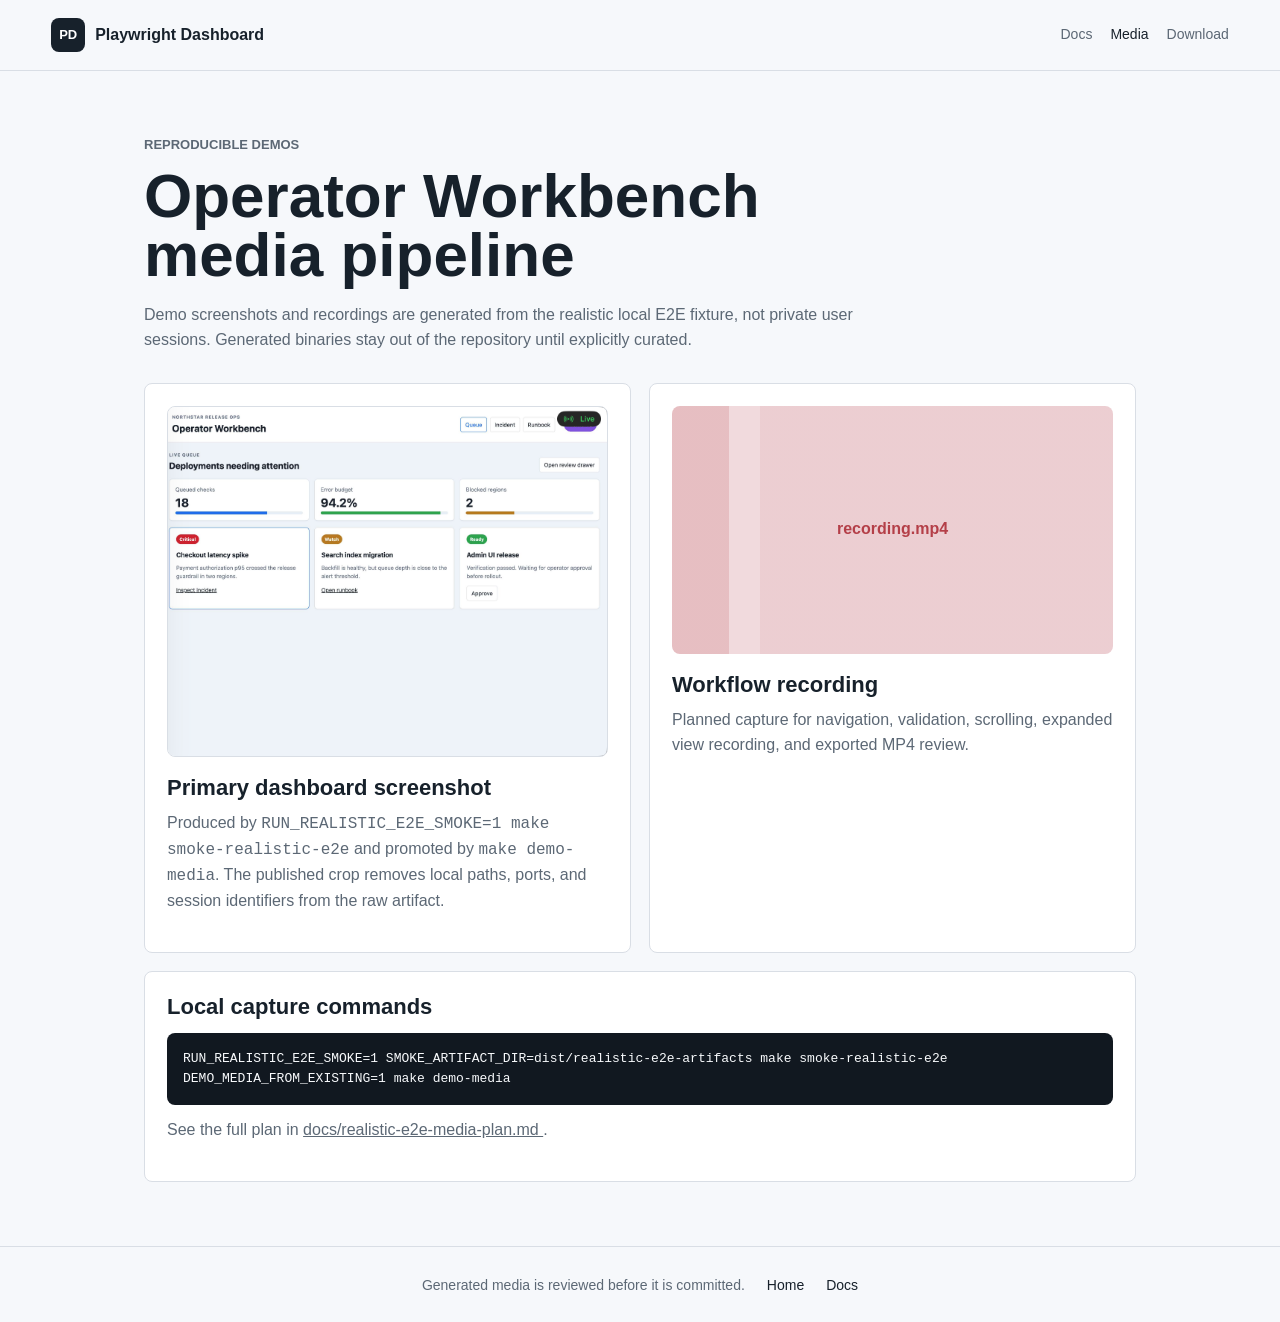
<file: site/media.html>
<!doctype html>
<html lang="en">
  <head>
    <meta charset="utf-8">
    <meta name="viewport" content="width=device-width, initial-scale=1">
    <title>Demo Media - Playwright Dashboard</title>
    <meta name="description" content="Demo media plan and reproducible capture path for Playwright Dashboard.">
    <link rel="stylesheet" href="styles.css">
  </head>
  <body>
    <header class="topbar">
      <a class="brand" href="index.html">
        <span class="brand-mark">PD</span>
        <span>Playwright Dashboard</span>
      </a>
      <nav aria-label="Primary">
        <a href="docs.html">Docs</a>
        <a href="media.html" aria-current="page">Media</a>
        <a href="https://github.com/mean-weasel/playwright-dashboard/releases/latest">Download</a>
      </nav>
    </header>

    <main class="content-page">
      <section class="page-heading">
        <p class="eyebrow">Reproducible demos</p>
        <h1>Operator Workbench media pipeline</h1>
        <p>
          Demo screenshots and recordings are generated from the realistic local
          E2E fixture, not private user sessions. Generated binaries stay out of
          the repository until explicitly curated.
        </p>
      </section>

      <section class="media-layout">
        <div class="media-card">
          <img
            class="media-image"
            src="assets/operator-workbench-dashboard.png"
            alt="Curated Operator Workbench screenshot captured from the realistic E2E smoke"
          >
          <h2>Primary dashboard screenshot</h2>
          <p>
            Produced by <code>RUN_REALISTIC_E2E_SMOKE=1 make smoke-realistic-e2e</code>
            and promoted by <code>make demo-media</code>. The published crop removes
            local paths, ports, and session identifiers from the raw artifact.
          </p>
        </div>
        <div class="media-card">
          <div class="media-placeholder accent">
            <span>recording.mp4</span>
          </div>
          <h2>Workflow recording</h2>
          <p>
            Planned capture for navigation, validation, scrolling, expanded view
            recording, and exported MP4 review.
          </p>
        </div>
      </section>

      <section class="command-panel">
        <h2>Local capture commands</h2>
        <pre><code>RUN_REALISTIC_E2E_SMOKE=1 SMOKE_ARTIFACT_DIR=dist/realistic-e2e-artifacts make smoke-realistic-e2e
DEMO_MEDIA_FROM_EXISTING=1 make demo-media</code></pre>
        <p>
          See the full plan in
          <a href="https://github.com/mean-weasel/playwright-dashboard/blob/main/docs/realistic-e2e-media-plan.md">
            docs/realistic-e2e-media-plan.md
          </a>.
        </p>
      </section>
    </main>

    <footer>
      <span>Generated media is reviewed before it is committed.</span>
      <a href="index.html">Home</a>
      <a href="docs.html">Docs</a>
    </footer>
  </body>
</html>
</file>
<file: site/styles.css>
:root {
  color-scheme: light;
  --ink: #17212b;
  --muted: #5c6875;
  --line: #d9dee5;
  --panel: #ffffff;
  --paper: #f6f8fb;
  --navy: #163b57;
  --green: #12715b;
  --gold: #b36b00;
  --red: #b43f48;
  --shadow: 0 18px 50px rgba(23, 33, 43, 0.12);
}

* {
  box-sizing: border-box;
}

body {
  margin: 0;
  background: var(--paper);
  color: var(--ink);
  font: 16px/1.55 -apple-system, BlinkMacSystemFont, "Segoe UI", sans-serif;
}

a {
  color: inherit;
}

code,
pre {
  font-family: "SFMono-Regular", Consolas, monospace;
}

.topbar {
  display: flex;
  align-items: center;
  justify-content: space-between;
  gap: 24px;
  padding: 18px clamp(20px, 4vw, 56px);
  background: rgba(246, 248, 251, 0.94);
  border-bottom: 1px solid var(--line);
  position: sticky;
  top: 0;
  z-index: 10;
  backdrop-filter: blur(14px);
}

.brand {
  display: inline-flex;
  align-items: center;
  gap: 10px;
  font-weight: 700;
  text-decoration: none;
}

.brand-mark {
  display: grid;
  place-items: center;
  width: 34px;
  height: 34px;
  border-radius: 8px;
  background: var(--ink);
  color: #ffffff;
  font-size: 13px;
}

nav {
  display: flex;
  flex-wrap: wrap;
  gap: 8px 18px;
  color: var(--muted);
  font-size: 14px;
}

nav a {
  text-decoration: none;
}

nav a:hover,
nav a[aria-current="page"] {
  color: var(--ink);
}

.hero {
  display: grid;
  grid-template-columns: minmax(0, 0.86fr) minmax(360px, 1.14fr);
  gap: clamp(28px, 5vw, 72px);
  align-items: center;
  min-height: calc(100vh - 72px);
  padding: clamp(44px, 7vw, 96px) clamp(20px, 5vw, 72px);
}

.hero-copy {
  max-width: 680px;
}

.eyebrow {
  margin: 0 0 12px;
  color: var(--green);
  font-size: 13px;
  font-weight: 800;
  letter-spacing: 0;
  text-transform: uppercase;
}

h1,
h2,
p {
  margin-top: 0;
}

h1 {
  margin-bottom: 18px;
  font-size: clamp(42px, 7vw, 82px);
  line-height: 0.95;
  letter-spacing: 0;
}

h2 {
  margin-bottom: 10px;
  font-size: 22px;
  line-height: 1.2;
}

.lede {
  max-width: 620px;
  color: var(--muted);
  font-size: 20px;
}

.actions {
  display: flex;
  flex-wrap: wrap;
  gap: 12px;
  margin-top: 28px;
}

.button {
  display: inline-flex;
  align-items: center;
  min-height: 44px;
  padding: 0 18px;
  border: 1px solid var(--line);
  border-radius: 8px;
  font-weight: 700;
  text-decoration: none;
}

.button.primary {
  background: var(--navy);
  border-color: var(--navy);
  color: #ffffff;
}

.button.secondary {
  background: #ffffff;
}

.product-frame {
  overflow: hidden;
  border: 1px solid #c7d0da;
  border-radius: 8px;
  background: #ffffff;
  box-shadow: var(--shadow);
}

.window-bar {
  display: flex;
  gap: 8px;
  padding: 12px 14px;
  border-bottom: 1px solid var(--line);
  background: #eef2f6;
}

.window-bar span {
  width: 12px;
  height: 12px;
  border-radius: 50%;
  background: #c3cbd4;
}

.dashboard-screenshot,
.media-image {
  display: block;
  width: 100%;
  height: auto;
}

.dashboard-screenshot {
  background: #ffffff;
}

.media-image {
  margin-bottom: 18px;
  border: 1px solid var(--line);
  border-radius: 8px;
}

.feature-band,
.split-section,
.content-page {
  padding: clamp(36px, 5vw, 72px) clamp(20px, 5vw, 72px);
}

.feature-band {
  display: grid;
  grid-template-columns: repeat(3, minmax(0, 1fr));
  gap: 18px;
  background: #ffffff;
  border-top: 1px solid var(--line);
  border-bottom: 1px solid var(--line);
}

.feature-band article,
.doc-card,
.media-card,
.command-panel {
  padding: 22px;
  border: 1px solid var(--line);
  border-radius: 8px;
  background: var(--panel);
}

.feature-band p,
.split-section p,
.doc-card p,
.media-card p,
.page-heading p,
.command-panel p {
  color: var(--muted);
}

.split-section {
  display: grid;
  grid-template-columns: minmax(0, 0.9fr) minmax(320px, 1.1fr);
  gap: 32px;
  align-items: start;
}

.checklist {
  display: grid;
  gap: 10px;
}

.checklist span {
  padding: 12px 14px;
  border-left: 4px solid var(--green);
  background: #ffffff;
}

.content-page {
  max-width: 1120px;
  margin: 0 auto;
}

.page-heading {
  max-width: 760px;
  margin-bottom: 30px;
}

.page-heading h1 {
  font-size: clamp(36px, 5vw, 62px);
}

.doc-grid,
.media-layout {
  display: grid;
  grid-template-columns: repeat(2, minmax(0, 1fr));
  gap: 18px;
}

.doc-card {
  color: inherit;
  text-decoration: none;
}

.doc-card:hover {
  border-color: var(--navy);
}

.media-layout {
  margin-bottom: 18px;
}

.media-placeholder {
  display: grid;
  place-items: center;
  aspect-ratio: 16 / 9;
  margin-bottom: 18px;
  border-radius: 8px;
  background:
    linear-gradient(90deg, rgba(23, 33, 43, 0.12) 10%, transparent 10% 16%, rgba(23, 33, 43, 0.07) 16%),
    #dfe7ee;
  color: var(--navy);
  font-weight: 800;
}

.media-placeholder.accent {
  background:
    linear-gradient(90deg, rgba(180, 63, 72, 0.18) 13%, transparent 13% 20%, rgba(180, 63, 72, 0.08) 20%),
    #f1dadd;
  color: var(--red);
}

.command-panel {
  margin-top: 18px;
}

pre {
  overflow-x: auto;
  padding: 16px;
  border-radius: 8px;
  background: #111820;
  color: #f8fafc;
  font-size: 13px;
}

footer {
  display: flex;
  flex-wrap: wrap;
  align-items: center;
  justify-content: center;
  gap: 14px 22px;
  padding: 28px;
  border-top: 1px solid var(--line);
  color: var(--muted);
  font-size: 14px;
}

footer a {
  color: var(--ink);
  text-decoration: none;
}

@media (max-width: 900px) {
  .hero,
  .split-section,
  .feature-band,
  .doc-grid,
  .media-layout {
    grid-template-columns: 1fr;
  }

  .hero {
    min-height: auto;
  }
}

@media (max-width: 620px) {
  .topbar {
    align-items: flex-start;
    flex-direction: column;
  }

  h1 {
    font-size: 40px;
  }
}
</file>
<file: fixtures/e2e-apps/operator-workbench/styles.css>
:root {
  color-scheme: light;
  --ink: #17202a;
  --muted: #637083;
  --line: #d9e1ea;
  --panel: #ffffff;
  --bg: #eef3f7;
  --blue: #1f6feb;
  --green: #2da44e;
  --amber: #b7791f;
  --red: #cf222e;
}

* {
  box-sizing: border-box;
}

body {
  margin: 0;
  min-height: 100vh;
  color: var(--ink);
  background: var(--bg);
  font: 15px/1.5 -apple-system, BlinkMacSystemFont, "Segoe UI", sans-serif;
}

.topbar {
  position: sticky;
  top: 0;
  z-index: 2;
  display: grid;
  grid-template-columns: 1fr auto auto;
  gap: 24px;
  align-items: center;
  padding: 18px 28px;
  border-bottom: 1px solid var(--line);
  background: rgba(255, 255, 255, 0.94);
  backdrop-filter: blur(12px);
}

h1,
h2,
h3,
p {
  margin-top: 0;
}

h1 {
  margin-bottom: 0;
  font-size: 26px;
}

h2 {
  margin-bottom: 0;
  font-size: 24px;
}

h3 {
  margin-bottom: 10px;
}

nav {
  display: flex;
  gap: 8px;
}

a,
button {
  color: inherit;
}

nav a,
button,
.button-link {
  min-height: 36px;
  border: 1px solid var(--line);
  border-radius: 6px;
  padding: 8px 12px;
  background: var(--panel);
  text-decoration: none;
  font: inherit;
  cursor: pointer;
}

nav a[aria-current="page"],
button:not(.secondary-action):hover,
.button-link:hover {
  border-color: var(--blue);
  color: var(--blue);
}

main {
  width: min(1180px, calc(100vw - 40px));
  margin: 24px auto 56px;
}

.eyebrow {
  margin-bottom: 2px;
  color: var(--muted);
  font-size: 12px;
  font-weight: 700;
  letter-spacing: 0.08em;
  text-transform: uppercase;
}

.pulse-output {
  min-width: 88px;
  border-radius: 999px;
  padding: 7px 10px;
  color: white;
  background: var(--blue);
  text-align: center;
  font-variant-numeric: tabular-nums;
}

.route {
  display: none;
}

.route.is-active {
  display: block;
}

.section-heading {
  display: flex;
  justify-content: space-between;
  gap: 16px;
  align-items: end;
  margin-bottom: 18px;
}

.metrics {
  display: grid;
  grid-template-columns: repeat(3, minmax(0, 1fr));
  gap: 14px;
  margin-bottom: 18px;
}

.metric-card,
.work-card,
.panel {
  border: 1px solid var(--line);
  border-radius: 8px;
  background: var(--panel);
  box-shadow: 0 1px 2px rgba(23, 32, 42, 0.06);
}

.metric-card {
  padding: 16px;
}

.metric-card span {
  display: block;
  color: var(--muted);
}

.metric-card strong {
  display: block;
  margin: 8px 0;
  font-size: 32px;
  line-height: 1;
}

.meter {
  height: 8px;
  overflow: hidden;
  border-radius: 999px;
  background: #e8eef5;
}

.meter span {
  display: block;
  height: 100%;
  background: var(--blue);
}

.meter.is-good span {
  background: var(--green);
}

.meter.is-alert span {
  background: var(--amber);
}

.work-grid {
  display: grid;
  grid-template-columns: repeat(3, minmax(0, 1fr));
  gap: 14px;
}

.work-card {
  min-height: 220px;
  padding: 18px;
}

.work-card.is-selected {
  border-color: var(--blue);
}

.work-card p {
  color: var(--muted);
}

.status {
  display: inline-flex;
  margin-bottom: 16px;
  border-radius: 999px;
  padding: 4px 9px;
  color: white;
  font-size: 12px;
  font-weight: 700;
}

.status.is-critical {
  background: var(--red);
}

.status.is-watch {
  background: var(--amber);
}

.status.is-ok {
  background: var(--green);
}

.detail-layout {
  display: grid;
  grid-template-columns: minmax(0, 1.4fr) minmax(280px, 0.6fr);
  gap: 16px;
}

.panel {
  padding: 18px;
}

.timeline {
  max-height: 440px;
  overflow: auto;
  padding-left: 0;
  list-style: none;
}

.timeline li {
  display: grid;
  grid-template-columns: 56px 1fr;
  gap: 12px;
  padding: 12px 0;
  border-bottom: 1px solid var(--line);
}

time {
  color: var(--muted);
  font-variant-numeric: tabular-nums;
}

label {
  display: grid;
  gap: 6px;
  margin-bottom: 12px;
  color: var(--muted);
  font-weight: 700;
}

input,
textarea {
  width: 100%;
  border: 1px solid var(--line);
  border-radius: 6px;
  padding: 9px 10px;
  color: var(--ink);
  font: inherit;
}

input:focus,
textarea:focus,
.scroll-lab:focus {
  outline: 2px solid color-mix(in srgb, var(--blue), white 55%);
  outline-offset: 2px;
}

.form-message {
  min-height: 24px;
  margin-bottom: 0;
  color: var(--red);
}

.form-message.is-success {
  color: var(--green);
}

.runbook {
  max-width: 760px;
}

.scroll-lab {
  max-height: 180px;
  overflow: auto;
  margin-top: 20px;
  border: 1px solid var(--line);
  border-radius: 6px;
  padding: 12px;
  background: #f8fafc;
}

.scroll-lab p {
  margin-bottom: 18px;
}

dialog {
  width: min(520px, calc(100vw - 32px));
  border: 1px solid var(--line);
  border-radius: 8px;
  padding: 0;
  color: var(--ink);
}

dialog::backdrop {
  background: rgba(23, 32, 42, 0.42);
}

dialog form {
  padding: 20px;
}

.review-list {
  display: grid;
  gap: 8px;
}

.review-list label {
  display: flex;
  align-items: center;
  gap: 8px;
  margin: 0;
  color: var(--ink);
  font-weight: 400;
}

.review-list input {
  width: auto;
}

menu {
  display: flex;
  justify-content: flex-end;
  gap: 8px;
  margin: 18px 0 0;
  padding: 0;
}

@media (max-width: 780px) {
  .topbar,
  .section-heading,
  .metrics,
  .work-grid,
  .detail-layout {
    grid-template-columns: 1fr;
  }

  .topbar,
  .section-heading {
    align-items: start;
  }

  nav {
    flex-wrap: wrap;
  }
}
</file>
